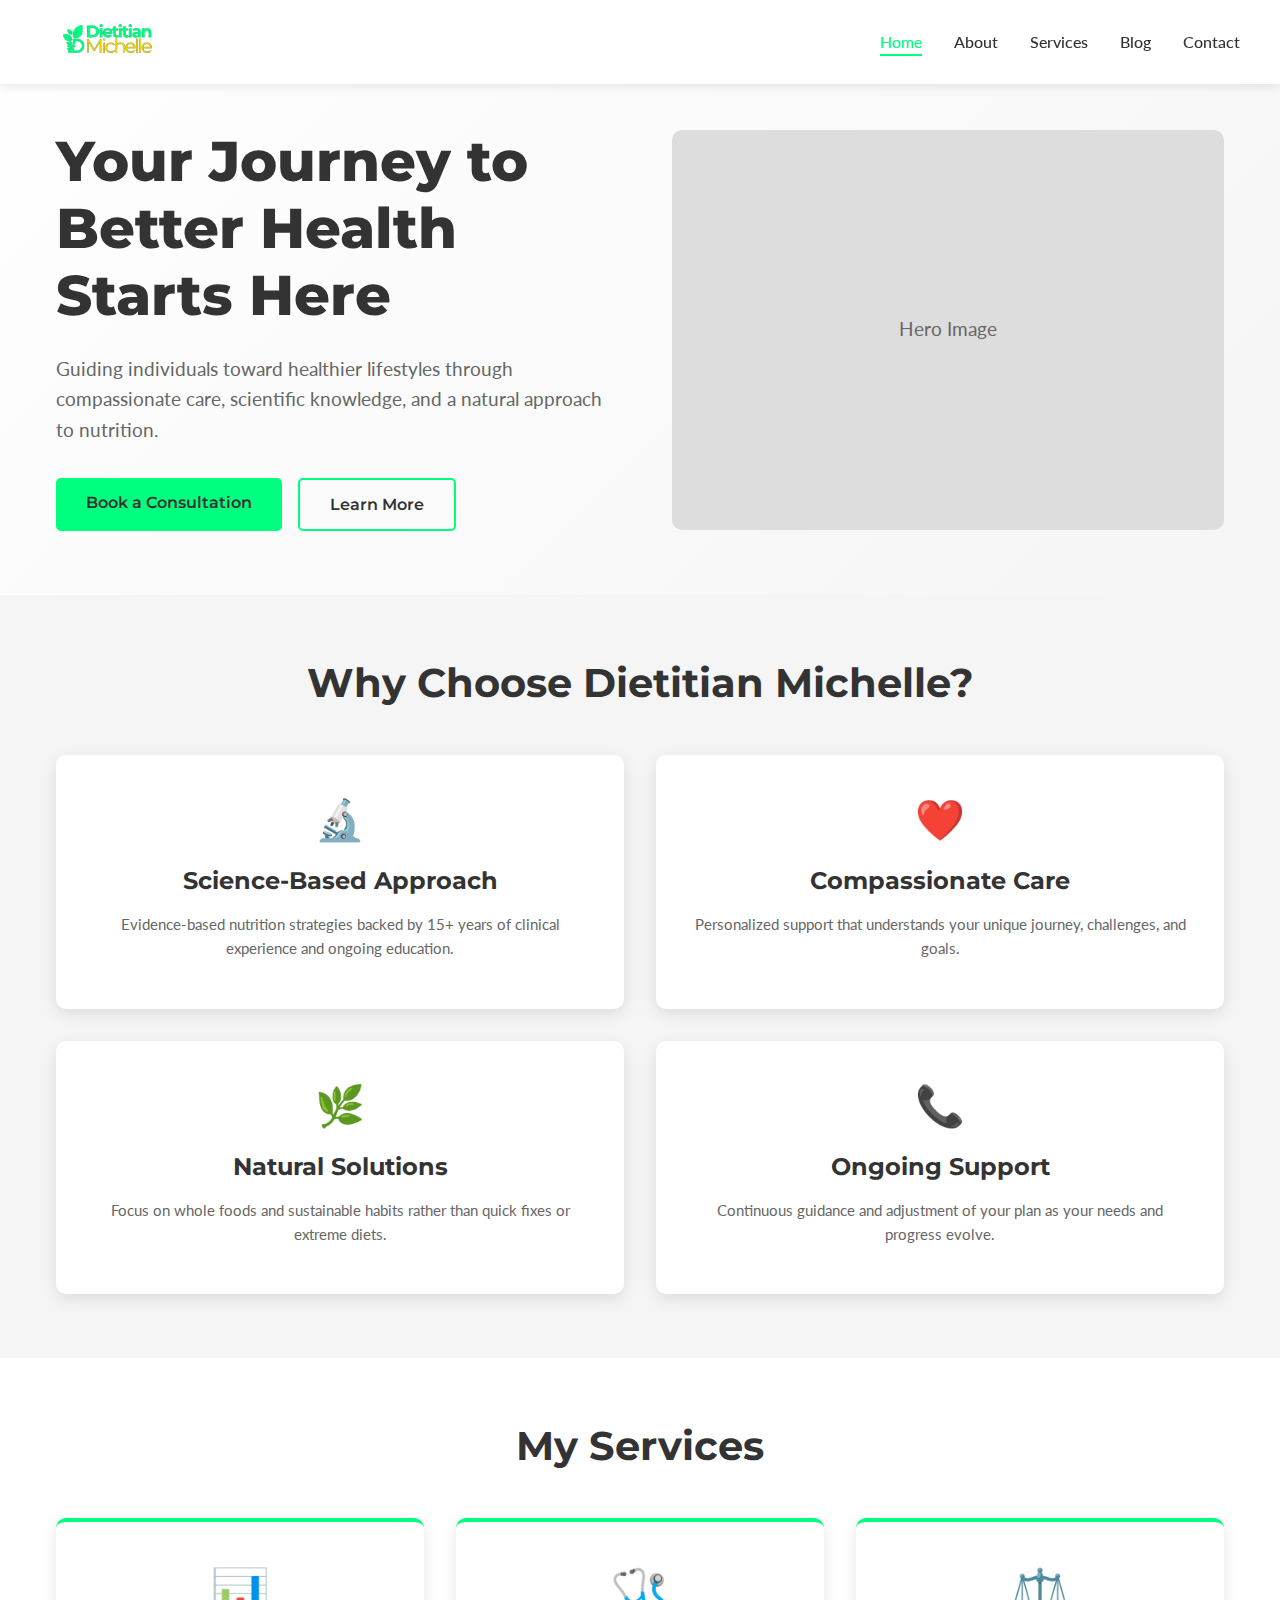
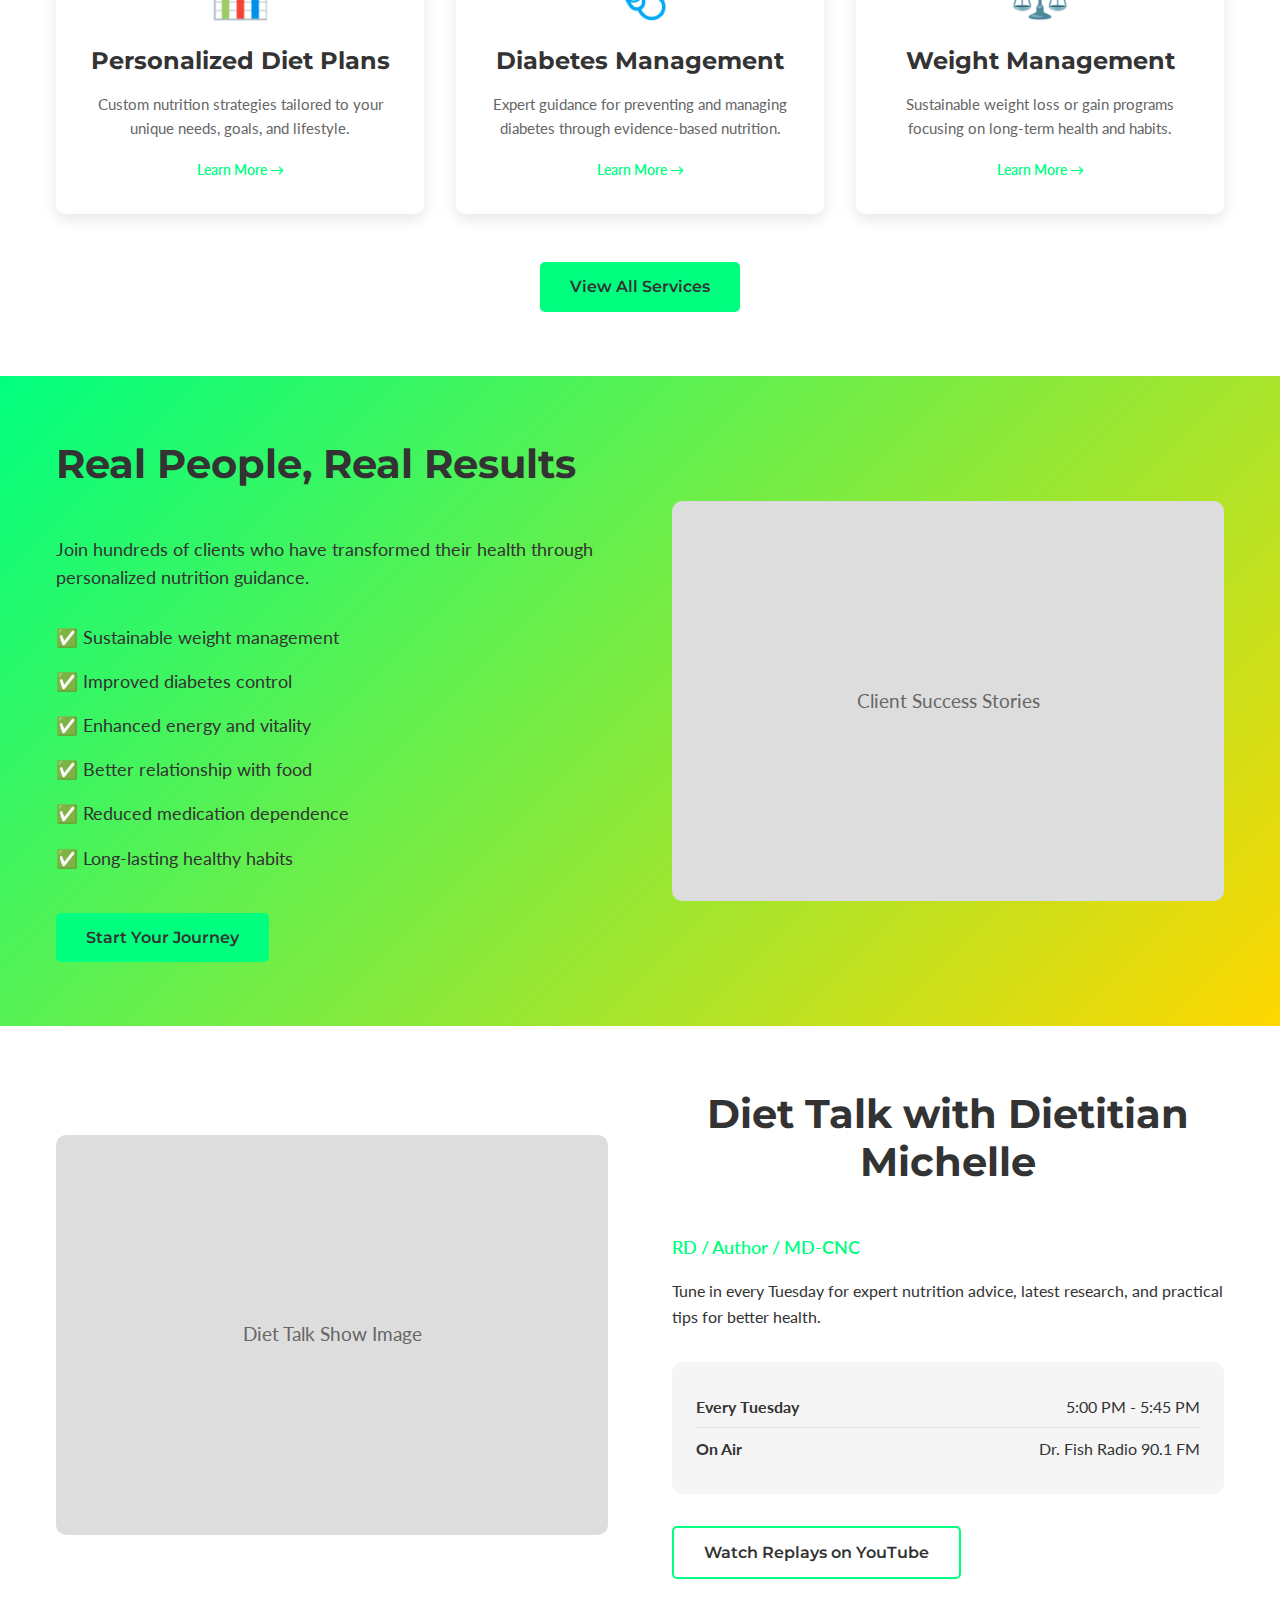
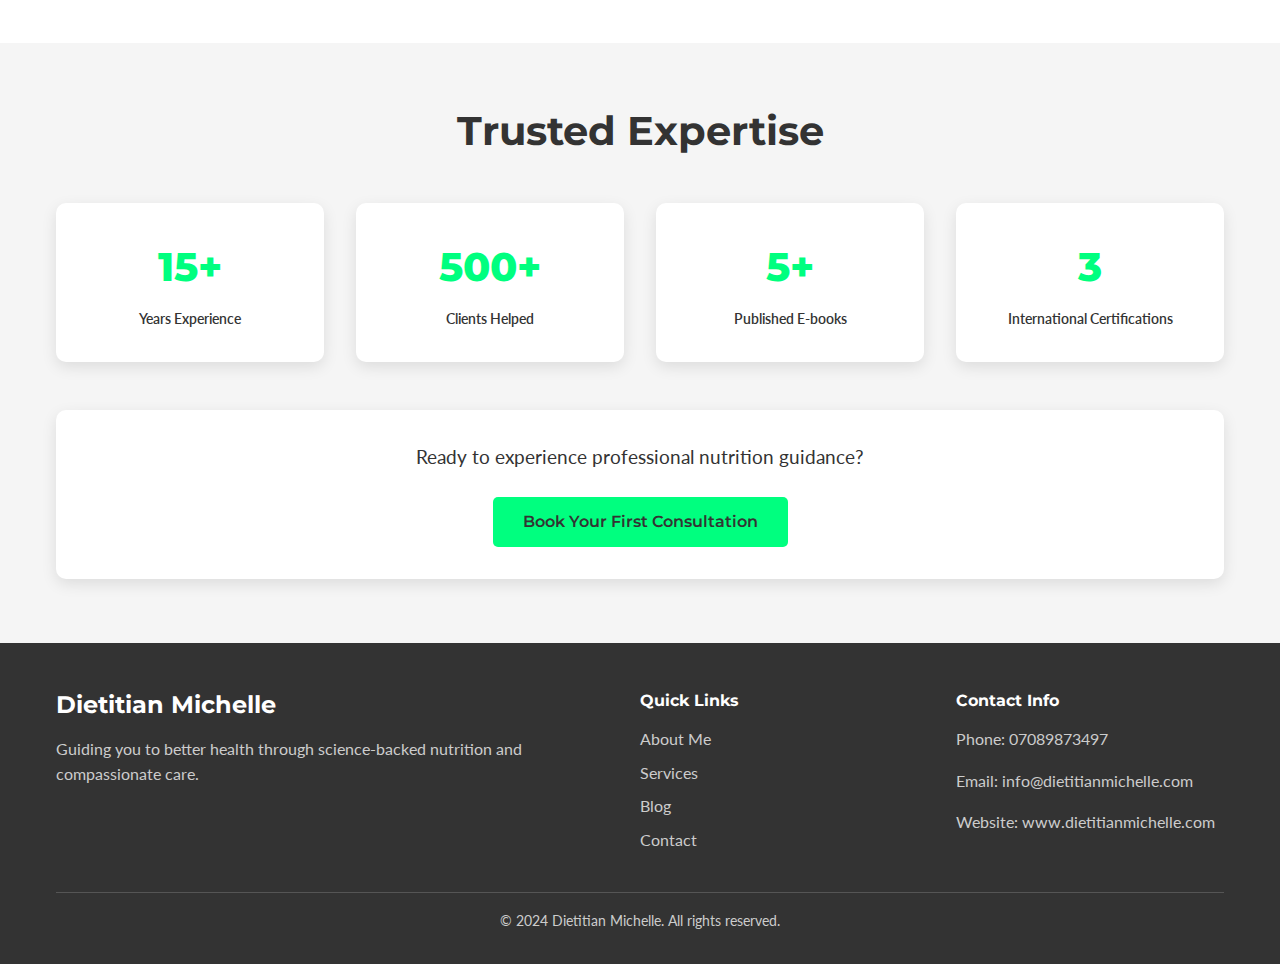
<file: index.html>
<!DOCTYPE html>
<html lang="en">
<head>
    <meta charset="UTF-8">
    <meta name="viewport" content="width=device-width, initial-scale=1.0">
    <title>Dietitian Michelle - Registered Dietitian & Nutrition Expert</title>
    <meta name="description" content="Guiding individuals toward healthier lifestyles through compassionate care, scientific knowledge, and a natural approach to nutrition.">
    <link rel="stylesheet" href="css/style.css">
    <!-- Google Fonts -->
    <link rel="preconnect" href="https://fonts.googleapis.com">
    <link rel="preconnect" href="https://fonts.gstatic.com" crossorigin>
    <link href="https://fonts.googleapis.com/css2?family=Lato:ital,wght@0,400;0,700;1,400&family=Montserrat:wght@700;800&display=swap" rel="stylesheet">
</head>
<body>
    <!-- Header & Navigation -->
    <header class="header">
        <nav class="nav container">
                <div class="logo">
                    <a href="index.html" class="logo-link">
                    <img src="/images/logo.png" alt="Dietitian Michelle - Registered Dietitian and Nutrition Expert" 
                    class="logo-img">
                    </a>
                </div>
            
            <ul class="nav-menu">
                <li><a href="index.html" class="nav-link active">Home</a></li>
                <li><a href="about.html" class="nav-link">About</a></li>
                <li><a href="services.html" class="nav-link">Services</a></li>
                <li><a href="blog.html" class="nav-link">Blog</a></li>
                <li><a href="contact.html" class="nav-link">Contact</a></li>
            </ul>

            <div class="hamburger">
                <span></span>
                <span></span>
                <span></span>
            </div>
        </nav>
    </header>

    <main>
        <!-- Hero Section -->
        <section class="hero">
            <div class="container hero-content">
                <div class="hero-text">
                    <h1>Your Journey to Better Health Starts Here</h1>
                    <p>Guiding individuals toward healthier lifestyles through compassionate care, scientific knowledge, and a natural approach to nutrition.</p>
                    <div class="hero-buttons">
                        <a href="contact.html" class="btn btn-primary">Book a Consultation</a>
                        <a href="services.html" class="btn btn-secondary">Learn More</a>
                    </div>
                </div>
                <div class="hero-image">
                    <!-- Placeholder for hero image -->
                    <div class="image-placeholder">Hero Image</div>
                </div>
            </div>
        </section>

        <!-- Why Choose Me Section -->
        <section class="why-choose">
            <div class="container">
                <h2>Why Choose Dietitian Michelle?</h2>
                <div class="reasons-grid">
                    <div class="reason-card">
                        <div class="reason-icon">🔬</div>
                        <h3>Science-Based Approach</h3>
                        <p>Evidence-based nutrition strategies backed by 15+ years of clinical experience and ongoing education.</p>
                    </div>
                    <div class="reason-card">
                        <div class="reason-icon">❤️</div>
                        <h3>Compassionate Care</h3>
                        <p>Personalized support that understands your unique journey, challenges, and goals.</p>
                    </div>
                    <div class="reason-card">
                        <div class="reason-icon">🌿</div>
                        <h3>Natural Solutions</h3>
                        <p>Focus on whole foods and sustainable habits rather than quick fixes or extreme diets.</p>
                    </div>
                    <div class="reason-card">
                        <div class="reason-icon">📞</div>
                        <h3>Ongoing Support</h3>
                        <p>Continuous guidance and adjustment of your plan as your needs and progress evolve.</p>
                    </div>
                </div>
            </div>
        </section>

        <!-- Services Preview Section -->
        <section class="services-preview">
            <div class="container">
                <h2>My Services</h2>
                <div class="services-grid">
                    <div class="service-card">
                        <div class="service-icon">📊</div>
                        <h3>Personalized Diet Plans</h3>
                        <p>Custom nutrition strategies tailored to your unique needs, goals, and lifestyle.</p>
                        <a href="services.html#diet-plans" class="service-link">Learn More →</a>
                    </div>
                    <div class="service-card">
                        <div class="service-icon">🩺</div>
                        <h3>Diabetes Management</h3>
                        <p>Expert guidance for preventing and managing diabetes through evidence-based nutrition.</p>
                        <a href="services.html#diabetes" class="service-link">Learn More →</a>
                    </div>
                    <div class="service-card">
                        <div class="service-icon">⚖️</div>
                        <h3>Weight Management</h3>
                        <p>Sustainable weight loss or gain programs focusing on long-term health and habits.</p>
                        <a href="services.html#weight" class="service-link">Learn More →</a>
                    </div>
                </div>
                <div class="services-cta">
                    <a href="services.html" class="btn btn-primary">View All Services</a>
                </div>
            </div>
        </section>

        <!-- Results Preview Section -->
        <section class="results-preview">
            <div class="container">
                <div class="results-content">
                    <div class="results-text">
                        <h2>Real People, Real Results</h2>
                        <p>Join hundreds of clients who have transformed their health through personalized nutrition guidance.</p>
                        <ul class="results-list">
                            <li>✅ Sustainable weight management</li>
                            <li>✅ Improved diabetes control</li>
                            <li>✅ Enhanced energy and vitality</li>
                            <li>✅ Better relationship with food</li>
                            <li>✅ Reduced medication dependence</li>
                            <li>✅ Long-lasting healthy habits</li>
                        </ul>
                        <a href="contact.html" class="btn btn-primary">Start Your Journey</a>
                    </div>
                    <div class="results-image">
                        <div class="image-placeholder">Client Success Stories</div>
                    </div>
                </div>
            </div>
        </section>

        <!-- Diet Talk Section -->
        <section class="diet-talk">
            <div class="container">
                <div class="diet-talk-content">
                    <div class="diet-talk-image">
                        <div class="image-placeholder">Diet Talk Show Image</div>
                    </div>
                    <div class="diet-talk-text">
                        <h2>Diet Talk with Dietitian Michelle</h2>
                        <p class="talk-subtitle">RD / Author / MD-CNC</p>
                        <p>Tune in every Tuesday for expert nutrition advice, latest research, and practical tips for better health.</p>
                        <div class="talk-schedule">
                            <div class="schedule-item">
                                <strong>Every Tuesday</strong>
                                <span>5:00 PM - 5:45 PM</span>
                            </div>
                            <div class="schedule-item">
                                <strong>On Air</strong>
                                <span>Dr. Fish Radio 90.1 FM</span>
                            </div>
                        </div>
                        <div class="talk-cta">
                            <a href="https://youtube.com/dietitianmichelle" class="btn btn-secondary" target="_blank">Watch Replays on YouTube</a>
                        </div>
                    </div>
                </div>
            </div>
        </section>

        <!-- Credentials Preview -->
        <section class="credentials-preview">
            <div class="container">
                <h2>Trusted Expertise</h2>
                <div class="credentials-grid">
                    <div class="credential-item">
                        <div class="credential-number">15+</div>
                        <div class="credential-label">Years Experience</div>
                    </div>
                    <div class="credential-item">
                        <div class="credential-number">500+</div>
                        <div class="credential-label">Clients Helped</div>
                    </div>
                    <div class="credential-item">
                        <div class="credential-number">5+</div>
                        <div class="credential-label">Published E-books</div>
                    </div>
                    <div class="credential-item">
                        <div class="credential-number">3</div>
                        <div class="credential-label">International Certifications</div>
                    </div>
                </div>
                <div class="credentials-cta">
                    <p>Ready to experience professional nutrition guidance?</p>
                    <a href="contact.html" class="btn btn-primary">Book Your First Consultation</a>
                </div>
            </div>
        </section>
    </main>

    <!-- Footer -->
    <footer class="footer">
        <div class="container">
            <div class="footer-content">
                <div class="footer-section">
                    <h3>Dietitian Michelle</h3>
                    <p>Guiding you to better health through science-backed nutrition and compassionate care.</p>
                </div>
                <div class="footer-section">
                    <h4>Quick Links</h4>
                    <ul>
                        <li><a href="about.html">About Me</a></li>
                        <li><a href="services.html">Services</a></li>
                        <li><a href="blog.html">Blog</a></li>
                        <li><a href="contact.html">Contact</a></li>
                    </ul>
                </div>
                <div class="footer-section">
                    <h4>Contact Info</h4>
                    <p>Phone: 07089873497</p>
                    <p>Email: info@dietitianmichelle.com</p>
                    <p>Website: www.dietitianmichelle.com</p>
                </div>
            </div>
            <div class="footer-bottom">
                <p>&copy; 2024 Dietitian Michelle. All rights reserved.</p>
            </div>
        </div>
    </footer>

    <script src="js/script.js"></script>
</body>
</html>
</file>
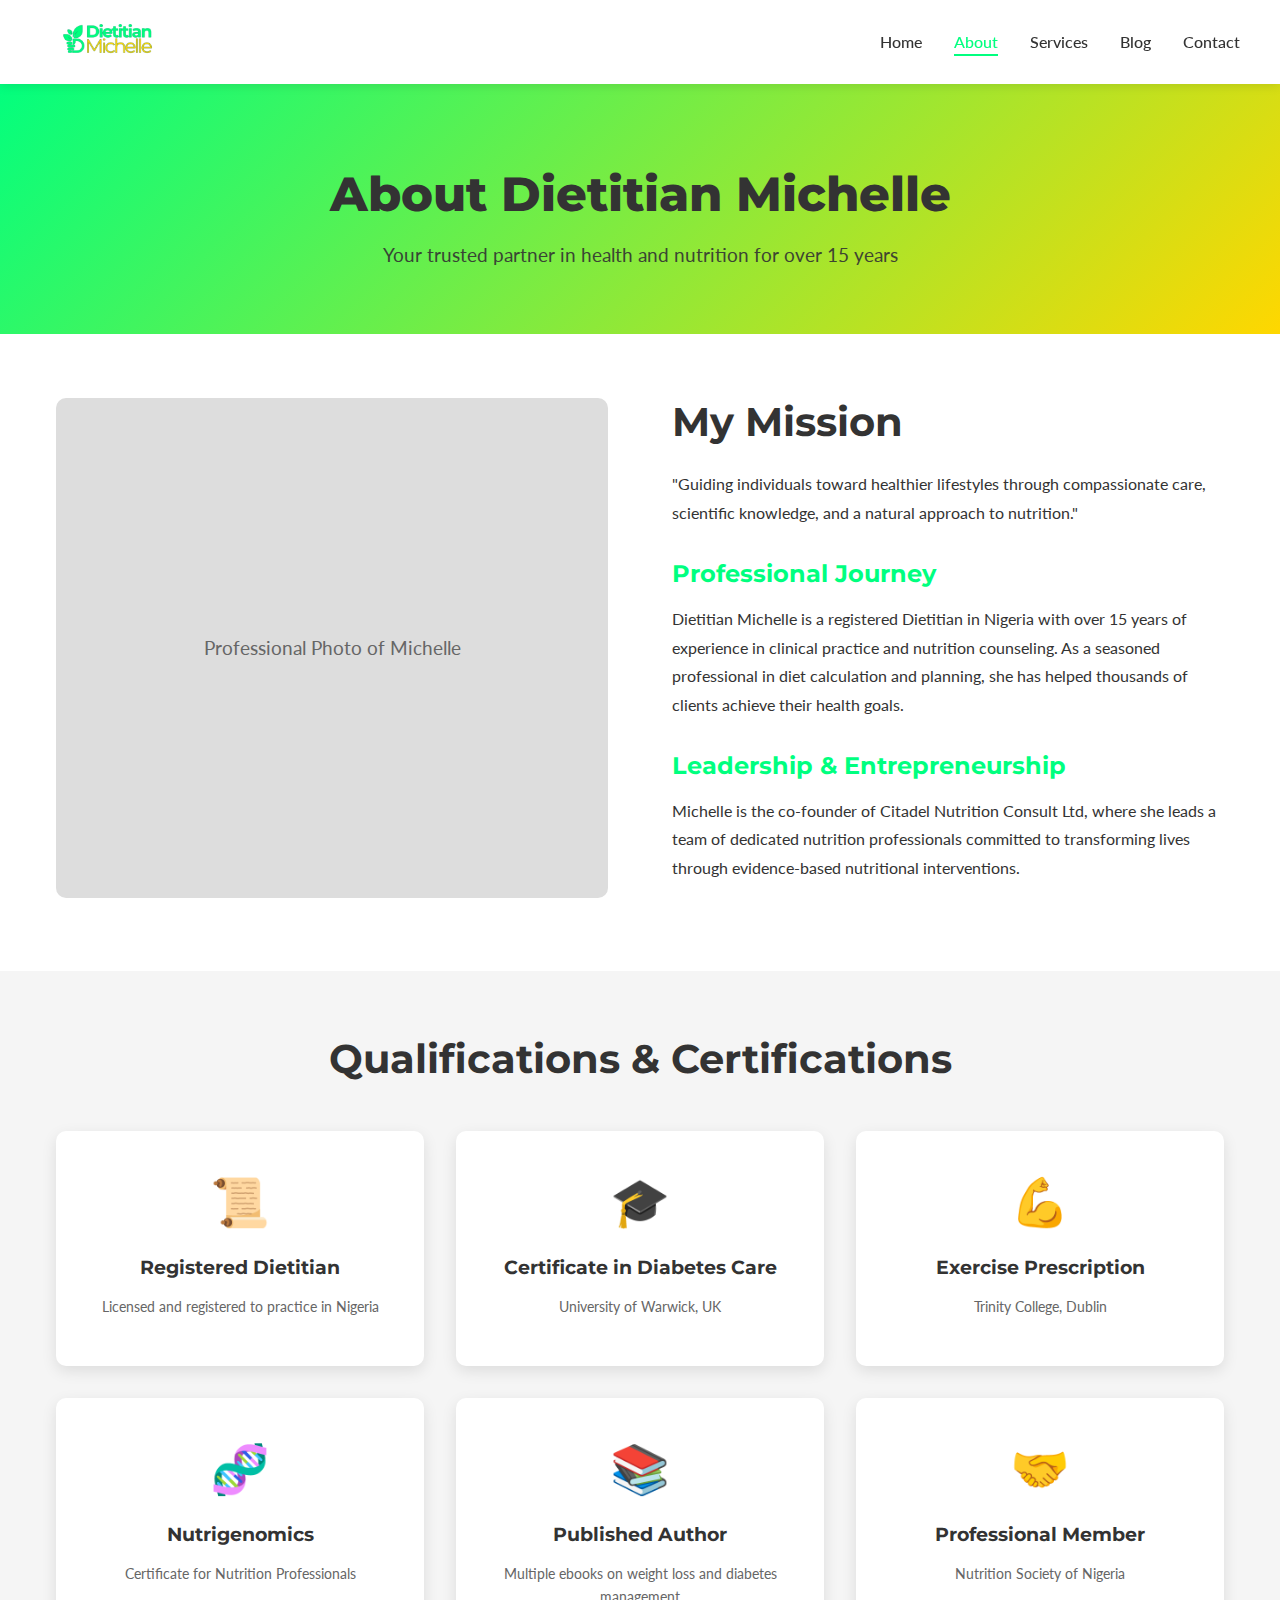
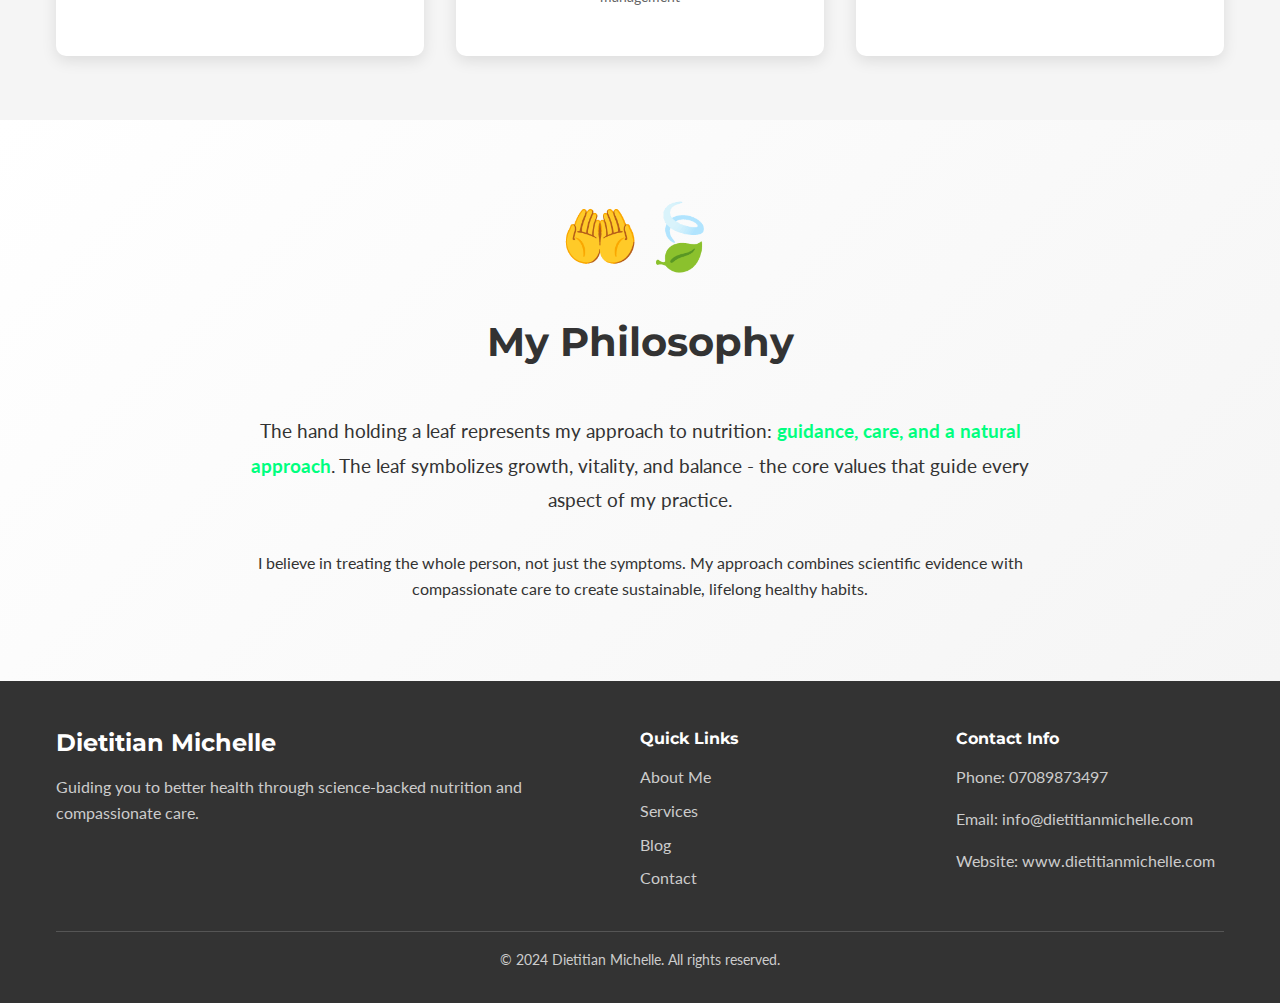
<file: about.html>
<!DOCTYPE html>
<html lang="en">
<head>
    <meta charset="UTF-8">
    <meta name="viewport" content="width=device-width, initial-scale=1.0">
    <title>About - Dietitian Michelle | Registered Dietitian & Nutrition Expert</title>
    <meta name="description" content="Learn about Dietitian Michelle's 15+ years of experience, qualifications, and her natural approach to nutrition and health.">
    <link rel="stylesheet" href="css/style.css">
    <link rel="preconnect" href="https://fonts.googleapis.com">
    <link rel="preconnect" href="https://fonts.gstatic.com" crossorigin>
    <link href="https://fonts.googleapis.com/css2?family=Lato:ital,wght@0,400;0,700;1,400&family=Montserrat:wght@700;800&display=swap" rel="stylesheet">
</head>
<body>
    <!-- Header & Navigation -->
    <header class="header">
        <nav class="nav container">
            <div class="logo">
                    <a href="index.html" class="logo-link">
                    <img src="/images/logo.png" alt="Dietitian Michelle - Registered Dietitian and Nutrition Expert" 
                    class="logo-img">
                    </a>
                </div>
            
            <ul class="nav-menu">
                <li><a href="index.html" class="nav-link">Home</a></li>
                <li><a href="about.html" class="nav-link active">About</a></li>
                <li><a href="services.html" class="nav-link">Services</a></li>
                <li><a href="blog.html" class="nav-link">Blog</a></li>
                <li><a href="contact.html" class="nav-link">Contact</a></li>
            </ul>

            <div class="hamburger">
                <span></span>
                <span></span>
                <span></span>
            </div>
        </nav>
    </header>

    <main>
        <!-- Page Header -->
        <section class="page-header">
            <div class="container">
                <h1>About Dietitian Michelle</h1>
                <p>Your trusted partner in health and nutrition for over 15 years</p>
            </div>
        </section>

        <!-- About Content -->
        <section class="about-content">
            <div class="container">
                <div class="about-grid">
                    <div class="about-image">
                        <div class="image-placeholder" style="height: 500px;">Professional Photo of Michelle</div>
                    </div>
                    <div class="about-text">
                        <h2>My Mission</h2>
                        <p>"Guiding individuals toward healthier lifestyles through compassionate care, scientific knowledge, and a natural approach to nutrition."</p>
                        
                        <h3>Professional Journey</h3>
                        <p>Dietitian Michelle is a registered Dietitian in Nigeria with over 15 years of experience in clinical practice and nutrition counseling. As a seasoned professional in diet calculation and planning, she has helped thousands of clients achieve their health goals.</p>
                        
                        <h3>Leadership & Entrepreneurship</h3>
                        <p>Michelle is the co-founder of Citadel Nutrition Consult Ltd, where she leads a team of dedicated nutrition professionals committed to transforming lives through evidence-based nutritional interventions.</p>
                    </div>
                </div>
            </div>
        </section>

        <!-- Qualifications Section -->
        <section class="qualifications">
            <div class="container">
                <h2>Qualifications & Certifications</h2>
                <div class="qualifications-grid">
                    <div class="qualification-card">
                        <div class="qual-icon">📜</div>
                        <h3>Registered Dietitian</h3>
                        <p>Licensed and registered to practice in Nigeria</p>
                    </div>
                    <div class="qualification-card">
                        <div class="qual-icon">🎓</div>
                        <h3>Certificate in Diabetes Care</h3>
                        <p>University of Warwick, UK</p>
                    </div>
                    <div class="qualification-card">
                        <div class="qual-icon">💪</div>
                        <h3>Exercise Prescription</h3>
                        <p>Trinity College, Dublin</p>
                    </div>
                    <div class="qualification-card">
                        <div class="qual-icon">🧬</div>
                        <h3>Nutrigenomics</h3>
                        <p>Certificate for Nutrition Professionals</p>
                    </div>
                    <div class="qualification-card">
                        <div class="qual-icon">📚</div>
                        <h3>Published Author</h3>
                        <p>Multiple ebooks on weight loss and diabetes management</p>
                    </div>
                    <div class="qualification-card">
                        <div class="qual-icon">🤝</div>
                        <h3>Professional Member</h3>
                        <p>Nutrition Society of Nigeria</p>
                    </div>
                </div>
            </div>
        </section>

        <!-- Philosophy Section -->
        <section class="philosophy">
            <div class="container">
                <div class="philosophy-content">
                    <div class="philosophy-icon">
                        <div class="hand-leaf-icon">🤲🍃</div>
                    </div>
                    <h2>My Philosophy</h2>
                    <p class="philosophy-text">The hand holding a leaf represents my approach to nutrition: <strong>guidance, care, and a natural approach</strong>. The leaf symbolizes growth, vitality, and balance - the core values that guide every aspect of my practice.</p>
                    <p>I believe in treating the whole person, not just the symptoms. My approach combines scientific evidence with compassionate care to create sustainable, lifelong healthy habits.</p>
                </div>
            </div>
        </section>
    </main>

    <!-- Footer -->
    <footer class="footer">
        <div class="container">
            <div class="footer-content">
                <div class="footer-section">
                    <h3>Dietitian Michelle</h3>
                    <p>Guiding you to better health through science-backed nutrition and compassionate care.</p>
                </div>
                <div class="footer-section">
                    <h4>Quick Links</h4>
                    <ul>
                        <li><a href="about.html">About Me</a></li>
                        <li><a href="services.html">Services</a></li>
                        <li><a href="blog.html">Blog</a></li>
                        <li><a href="contact.html">Contact</a></li>
                    </ul>
                </div>
                <div class="footer-section">
                    <h4>Contact Info</h4>
                    <p>Phone: 07089873497</p>
                    <p>Email: info@dietitianmichelle.com</p>
                    <p>Website: www.dietitianmichelle.com</p>
                </div>
            </div>
            <div class="footer-bottom">
                <p>&copy; 2024 Dietitian Michelle. All rights reserved.</p>
            </div>
        </div>
    </footer>

    <script src="js/script.js"></script>
</body>
</html>
</file>
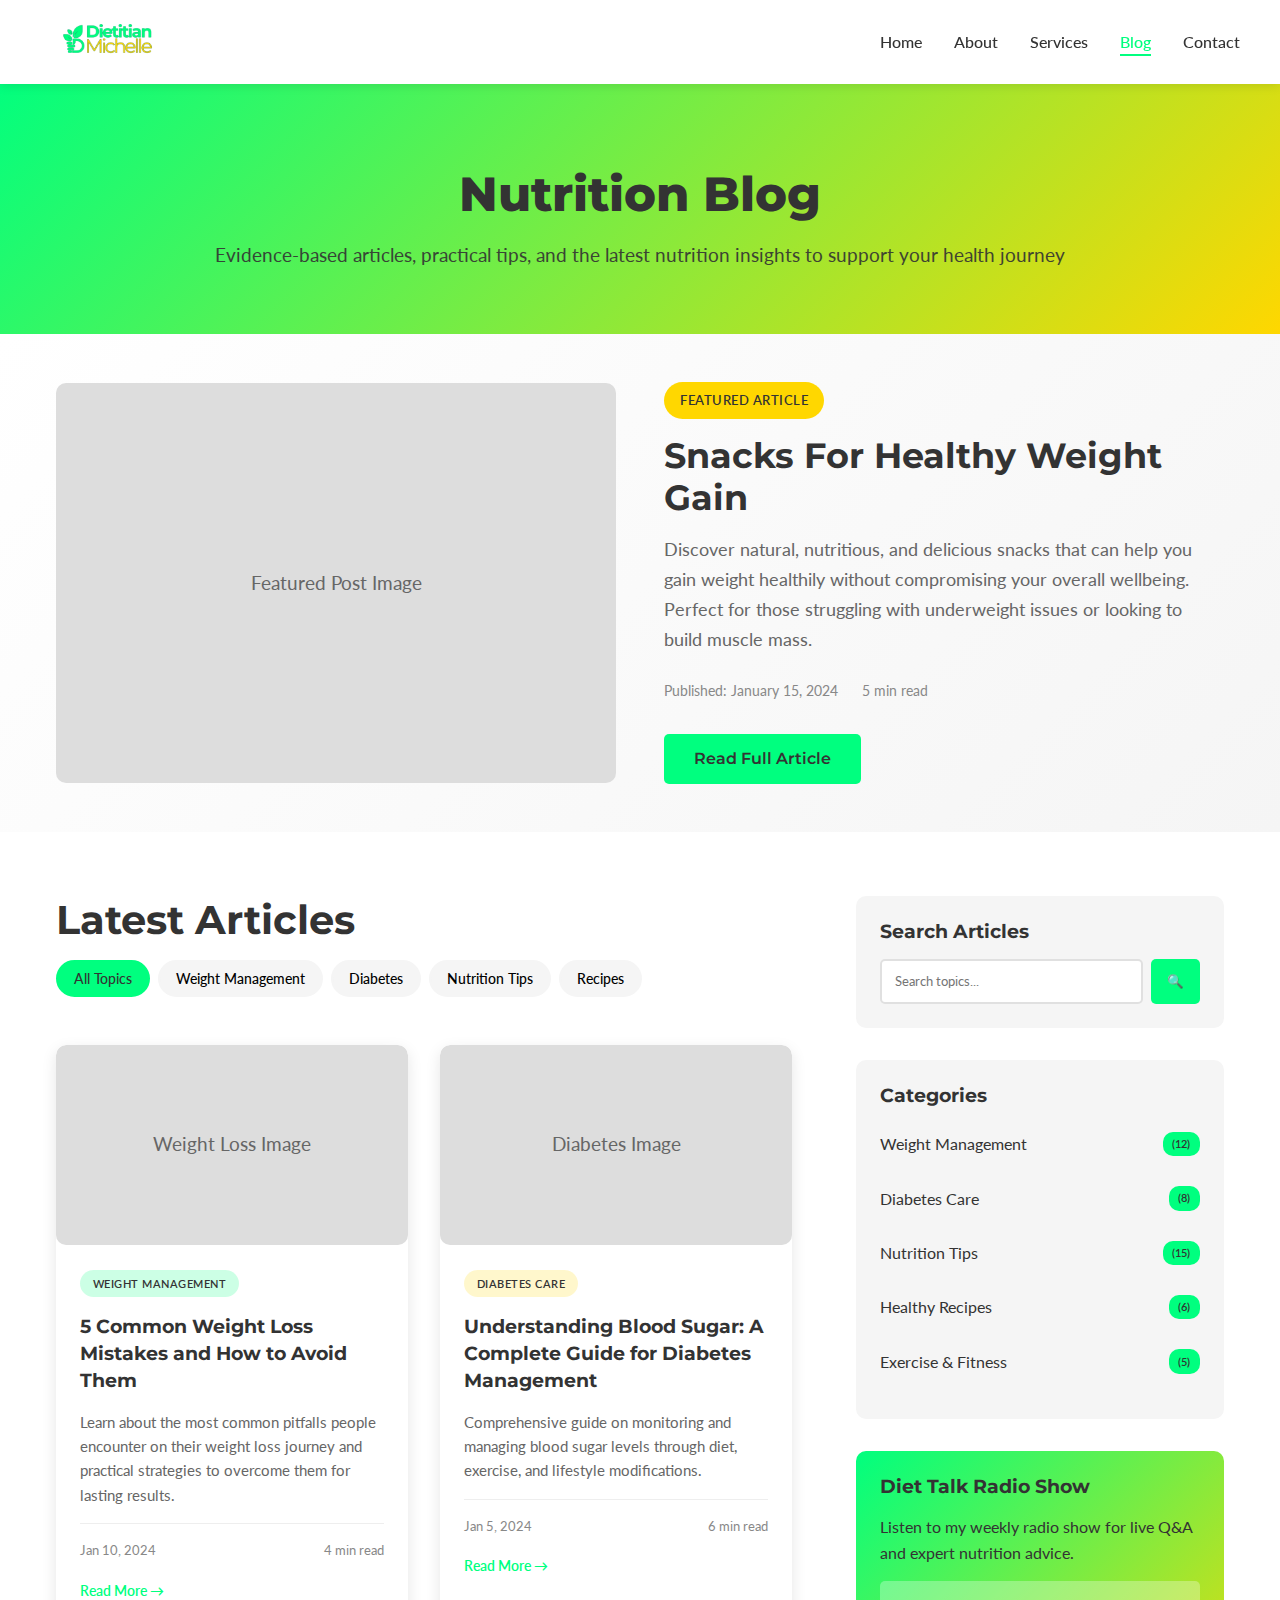
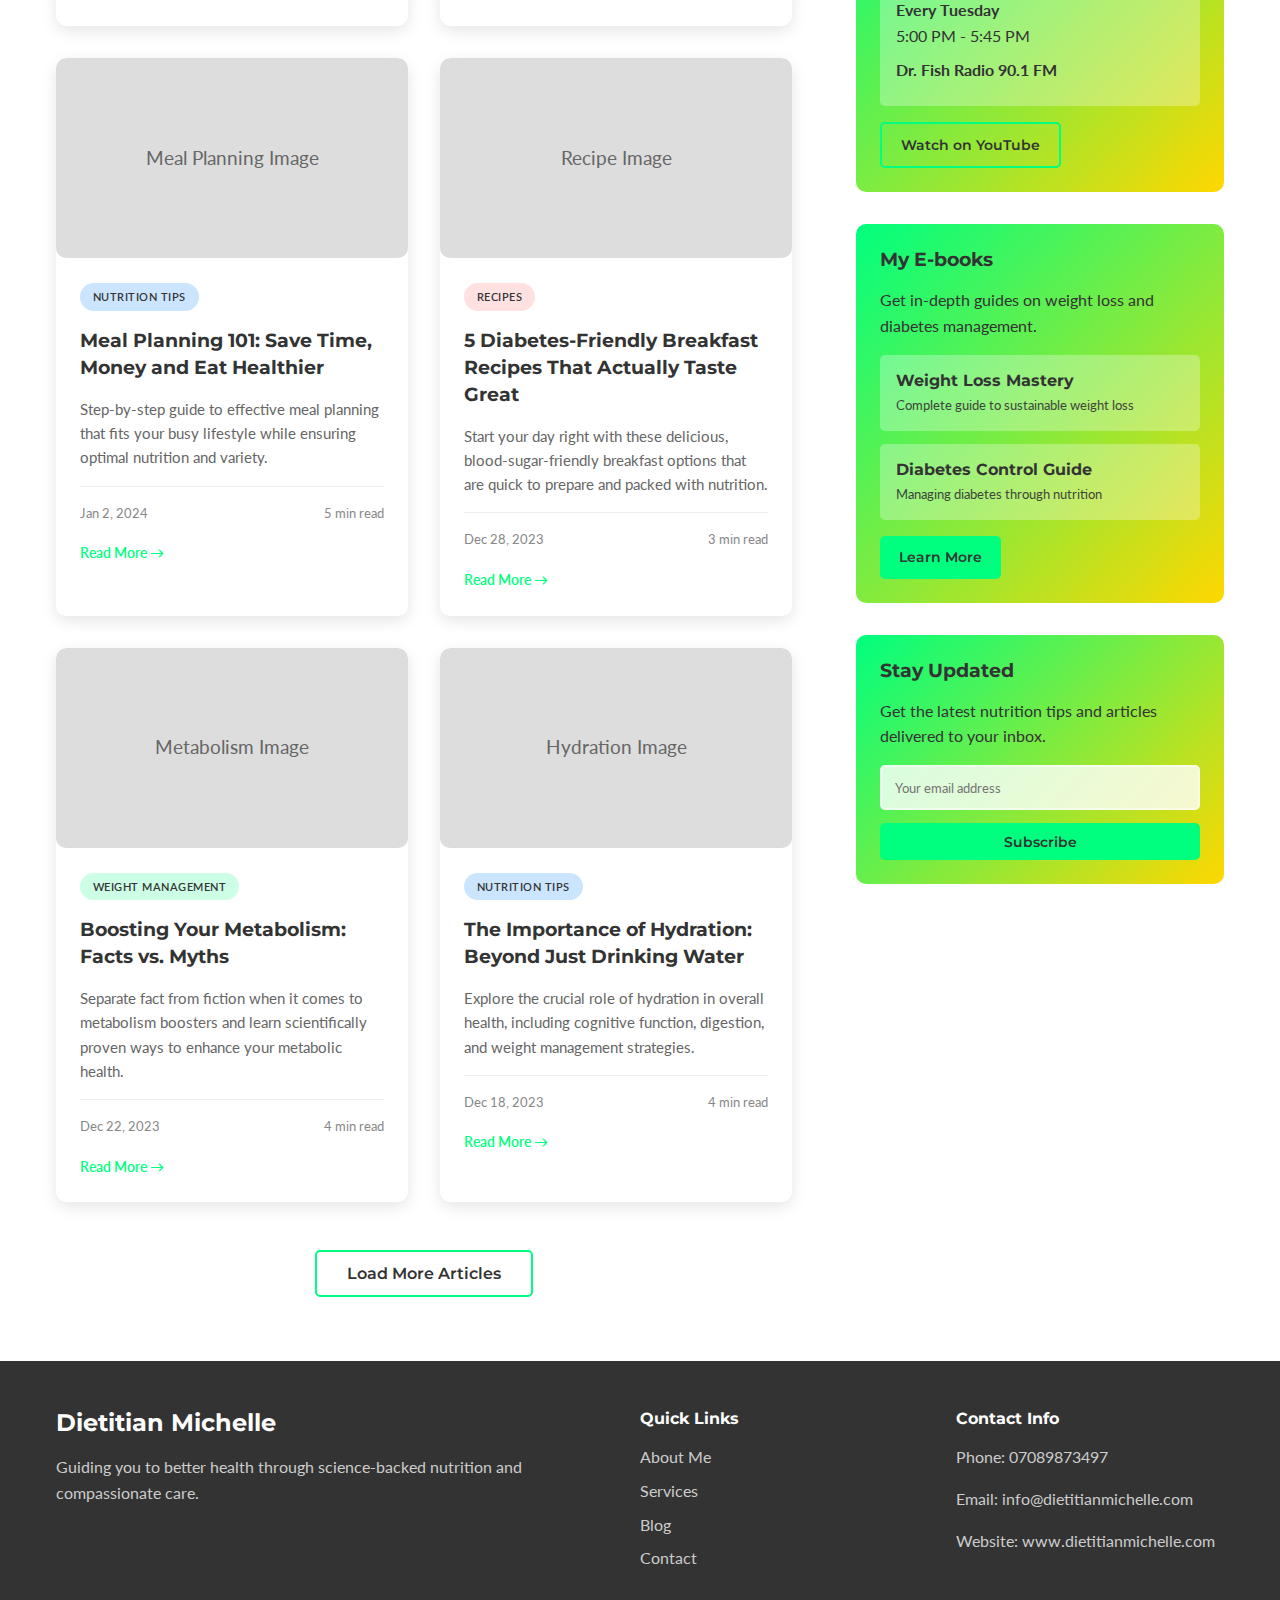
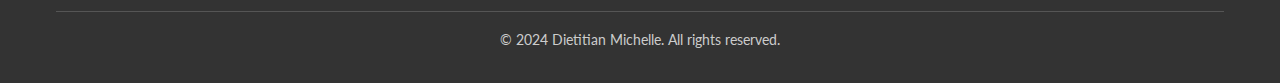
<file: blog.html>
<!DOCTYPE html>
<html lang="en">
<head>
    <meta charset="UTF-8">
    <meta name="viewport" content="width=device-width, initial-scale=1.0">
    <title>Blog - Dietitian Michelle | Nutrition Tips & Health Advice</title>
    <meta name="description" content="Expert nutrition articles, weight loss tips, diabetes management advice, and healthy recipes from Registered Dietitian Michelle.">
    <link rel="stylesheet" href="css/style.css">
    <link rel="preconnect" href="https://fonts.googleapis.com">
    <link rel="preconnect" href="https://fonts.gstatic.com" crossorigin>
    <link href="https://fonts.googleapis.com/css2?family=Lato:ital,wght@0,400;0,700;1,400&family=Montserrat:wght@700;800&display=swap" rel="stylesheet">
</head>
<body>
    <!-- Header & Navigation -->
    <header class="header">
        <nav class="nav container">
                <div class="logo">
                    <a href="index.html" class="logo-link">
                    <img src="/images/logo.png" alt="Dietitian Michelle - Registered Dietitian and Nutrition Expert" 
                    class="logo-img">
                    </a>
                </div>
            
            <ul class="nav-menu">
                <li><a href="index.html" class="nav-link">Home</a></li>
                <li><a href="about.html" class="nav-link">About</a></li>
                <li><a href="services.html" class="nav-link">Services</a></li>
                <li><a href="blog.html" class="nav-link active">Blog</a></li>
                <li><a href="contact.html" class="nav-link">Contact</a></li>
            </ul>

            <div class="hamburger">
                <span></span>
                <span></span>
                <span></span>
            </div>
        </nav>
    </header>

    <main>
        <!-- Page Header -->
        <section class="page-header">
            <div class="container">
                <h1>Nutrition Blog</h1>
                <p>Evidence-based articles, practical tips, and the latest nutrition insights to support your health journey</p>
            </div>
        </section>

        <!-- Featured Post -->
        <section class="featured-post">
            <div class="container">
                <div class="featured-content">
                    <div class="featured-image">
                        <div class="image-placeholder" style="height: 400px;">Featured Post Image</div>
                    </div>
                    <div class="featured-text">
                        <span class="featured-badge">Featured Article</span>
                        <h2>Snacks For Healthy Weight Gain</h2>
                        <p class="post-excerpt">Discover natural, nutritious, and delicious snacks that can help you gain weight healthily without compromising your overall wellbeing. Perfect for those struggling with underweight issues or looking to build muscle mass.</p>
                        <div class="post-meta">
                            <span class="post-date">Published: January 15, 2024</span>
                            <span class="read-time">5 min read</span>
                        </div>
                        <a href="blog-posts/snacks-weight-gain.html" class="btn btn-primary">Read Full Article</a>
                    </div>
                </div>
            </div>
        </section>

        <!-- Blog Content -->
        <section class="blog-content">
            <div class="container">
                <div class="blog-layout">
                    <!-- Main Blog Posts -->
                    <div class="blog-main">
                        <div class="blog-header">
                            <h2>Latest Articles</h2>
                            <div class="blog-filters">
                                <button class="filter-btn active" data-filter="all">All Topics</button>
                                <button class="filter-btn" data-filter="weight-management">Weight Management</button>
                                <button class="filter-btn" data-filter="diabetes">Diabetes</button>
                                <button class="filter-btn" data-filter="nutrition-tips">Nutrition Tips</button>
                                <button class="filter-btn" data-filter="recipes">Recipes</button>
                            </div>
                        </div>

                        <div class="blog-grid">
                            <!-- Article 1 -->
                            <article class="blog-card" data-category="weight-management">
                                <div class="card-image">
                                    <div class="image-placeholder" style="height: 200px;">Weight Loss Image</div>
                                </div>
                                <div class="card-content">
                                    <span class="category-tag weight-management">Weight Management</span>
                                    <h3>5 Common Weight Loss Mistakes and How to Avoid Them</h3>
                                    <p class="card-excerpt">Learn about the most common pitfalls people encounter on their weight loss journey and practical strategies to overcome them for lasting results.</p>
                                    <div class="card-meta">
                                        <span class="post-date">Jan 10, 2024</span>
                                        <span class="read-time">4 min read</span>
                                    </div>
                                    <a href="blog-posts/weight-loss-mistakes.html" class="card-link">Read More →</a>
                                </div>
                            </article>

                            <!-- Article 2 -->
                            <article class="blog-card" data-category="diabetes">
                                <div class="card-image">
                                    <div class="image-placeholder" style="height: 200px;">Diabetes Image</div>
                                </div>
                                <div class="card-content">
                                    <span class="category-tag diabetes">Diabetes Care</span>
                                    <h3>Understanding Blood Sugar: A Complete Guide for Diabetes Management</h3>
                                    <p class="card-excerpt">Comprehensive guide on monitoring and managing blood sugar levels through diet, exercise, and lifestyle modifications.</p>
                                    <div class="card-meta">
                                        <span class="post-date">Jan 5, 2024</span>
                                        <span class="read-time">6 min read</span>
                                    </div>
                                    <a href="blog-posts/blood-sugar-guide.html" class="card-link">Read More →</a>
                                </div>
                            </article>

                            <!-- Article 3 -->
                            <article class="blog-card" data-category="nutrition-tips">
                                <div class="card-image">
                                    <div class="image-placeholder" style="height: 200px;">Meal Planning Image</div>
                                </div>
                                <div class="card-content">
                                    <span class="category-tag nutrition-tips">Nutrition Tips</span>
                                    <h3>Meal Planning 101: Save Time, Money and Eat Healthier</h3>
                                    <p class="card-excerpt">Step-by-step guide to effective meal planning that fits your busy lifestyle while ensuring optimal nutrition and variety.</p>
                                    <div class="card-meta">
                                        <span class="post-date">Jan 2, 2024</span>
                                        <span class="read-time">5 min read</span>
                                    </div>
                                    <a href="blog-posts/meal-planning-guide.html" class="card-link">Read More →</a>
                                </div>
                            </article>

                            <!-- Article 4 -->
                            <article class="blog-card" data-category="recipes">
                                <div class="card-image">
                                    <div class="image-placeholder" style="height: 200px;">Recipe Image</div>
                                </div>
                                <div class="card-content">
                                    <span class="category-tag recipes">Recipes</span>
                                    <h3>5 Diabetes-Friendly Breakfast Recipes That Actually Taste Great</h3>
                                    <p class="card-excerpt">Start your day right with these delicious, blood-sugar-friendly breakfast options that are quick to prepare and packed with nutrition.</p>
                                    <div class="card-meta">
                                        <span class="post-date">Dec 28, 2023</span>
                                        <span class="read-time">3 min read</span>
                                    </div>
                                    <a href="blog-posts/diabetes-breakfast-recipes.html" class="card-link">Read More →</a>
                                </div>
                            </article>

                            <!-- Article 5 -->
                            <article class="blog-card" data-category="weight-management">
                                <div class="card-image">
                                    <div class="image-placeholder" style="height: 200px;">Metabolism Image</div>
                                </div>
                                <div class="card-content">
                                    <span class="category-tag weight-management">Weight Management</span>
                                    <h3>Boosting Your Metabolism: Facts vs. Myths</h3>
                                    <p class="card-excerpt">Separate fact from fiction when it comes to metabolism boosters and learn scientifically proven ways to enhance your metabolic health.</p>
                                    <div class="card-meta">
                                        <span class="post-date">Dec 22, 2023</span>
                                        <span class="read-time">4 min read</span>
                                    </div>
                                    <a href="blog-posts/metabolism-facts.html" class="card-link">Read More →</a>
                                </div>
                            </article>

                            <!-- Article 6 -->
                            <article class="blog-card" data-category="nutrition-tips">
                                <div class="card-image">
                                    <div class="image-placeholder" style="height: 200px;">Hydration Image</div>
                                </div>
                                <div class="card-content">
                                    <span class="category-tag nutrition-tips">Nutrition Tips</span>
                                    <h3>The Importance of Hydration: Beyond Just Drinking Water</h3>
                                    <p class="card-excerpt">Explore the crucial role of hydration in overall health, including cognitive function, digestion, and weight management strategies.</p>
                                    <div class="card-meta">
                                        <span class="post-date">Dec 18, 2023</span>
                                        <span class="read-time">4 min read</span>
                                    </div>
                                    <a href="blog-posts/hydration-guide.html" class="card-link">Read More →</a>
                                </div>
                            </article>
                        </div>

                        <!-- Load More Button -->
                        <div class="load-more">
                            <button class="btn btn-secondary" id="loadMore">Load More Articles</button>
                        </div>
                    </div>

                    <!-- Sidebar -->
                    <aside class="blog-sidebar">
                        <!-- Search Box -->
                        <div class="sidebar-widget">
                            <h3>Search Articles</h3>
                            <div class="search-box">
                                <input type="text" placeholder="Search topics..." id="searchInput">
                                <button class="search-btn">🔍</button>
                            </div>
                        </div>

                        <!-- Categories -->
                        <div class="sidebar-widget">
                            <h3>Categories</h3>
                            <ul class="categories-list">
                                <li><a href="#" data-category="weight-management">Weight Management <span class="count">(12)</span></a></li>
                                <li><a href="#" data-category="diabetes">Diabetes Care <span class="count">(8)</span></a></li>
                                <li><a href="#" data-category="nutrition-tips">Nutrition Tips <span class="count">(15)</span></a></li>
                                <li><a href="#" data-category="recipes">Healthy Recipes <span class="count">(6)</span></a></li>
                                <li><a href="#" data-category="exercise">Exercise & Fitness <span class="count">(5)</span></a></li>
                            </ul>
                        </div>

                        <!-- Diet Talk Promo -->
                        <div class="sidebar-widget diet-talk-promo">
                            <h3>Diet Talk Radio Show</h3>
                            <p>Listen to my weekly radio show for live Q&A and expert nutrition advice.</p>
                            <div class="radio-schedule">
                                <p><strong>Every Tuesday</strong><br>5:00 PM - 5:45 PM</p>
                                <p><strong>Dr. Fish Radio 90.1 FM</strong></p>
                            </div>
                            <a href="https://youtube.com/dietitianmichelle" target="_blank" class="btn btn-secondary btn-small">Watch on YouTube</a>
                        </div>

                        <!-- E-books Promo -->
                        <div class="sidebar-widget ebooks-promo">
                            <h3>My E-books</h3>
                            <p>Get in-depth guides on weight loss and diabetes management.</p>
                            <div class="ebooks-list">
                                <div class="ebook-item">
                                    <h4>Weight Loss Mastery</h4>
                                    <p>Complete guide to sustainable weight loss</p>
                                </div>
                                <div class="ebook-item">
                                    <h4>Diabetes Control Guide</h4>
                                    <p>Managing diabetes through nutrition</p>
                                </div>
                            </div>
                            <a href="services.html" class="btn btn-primary btn-small">Learn More</a>
                        </div>

                        <!-- Newsletter -->
                        <div class="sidebar-widget newsletter">
                            <h3>Stay Updated</h3>
                            <p>Get the latest nutrition tips and articles delivered to your inbox.</p>
                            <form class="newsletter-form">
                                <input type="email" placeholder="Your email address" required>
                                <button type="submit" class="btn btn-primary btn-small btn-full">Subscribe</button>
                            </form>
                        </div>
                    </aside>
                </div>
            </div>
        </section>
    </main>

    <!-- Footer -->
    <footer class="footer">
        <div class="container">
            <div class="footer-content">
                <div class="footer-section">
                    <h3>Dietitian Michelle</h3>
                    <p>Guiding you to better health through science-backed nutrition and compassionate care.</p>
                </div>
                <div class="footer-section">
                    <h4>Quick Links</h4>
                    <ul>
                        <li><a href="about.html">About Me</a></li>
                        <li><a href="services.html">Services</a></li>
                        <li><a href="blog.html">Blog</a></li>
                        <li><a href="contact.html">Contact</a></li>
                    </ul>
                </div>
                <div class="footer-section">
                    <h4>Contact Info</h4>
                    <p>Phone: 07089873497</p>
                    <p>Email: info@dietitianmichelle.com</p>
                    <p>Website: www.dietitianmichelle.com</p>
                </div>
            </div>
            <div class="footer-bottom">
                <p>&copy; 2024 Dietitian Michelle. All rights reserved.</p>
            </div>
        </div>
    </footer>

    <script src="js/script.js"></script>
</body>
</html>
</file>
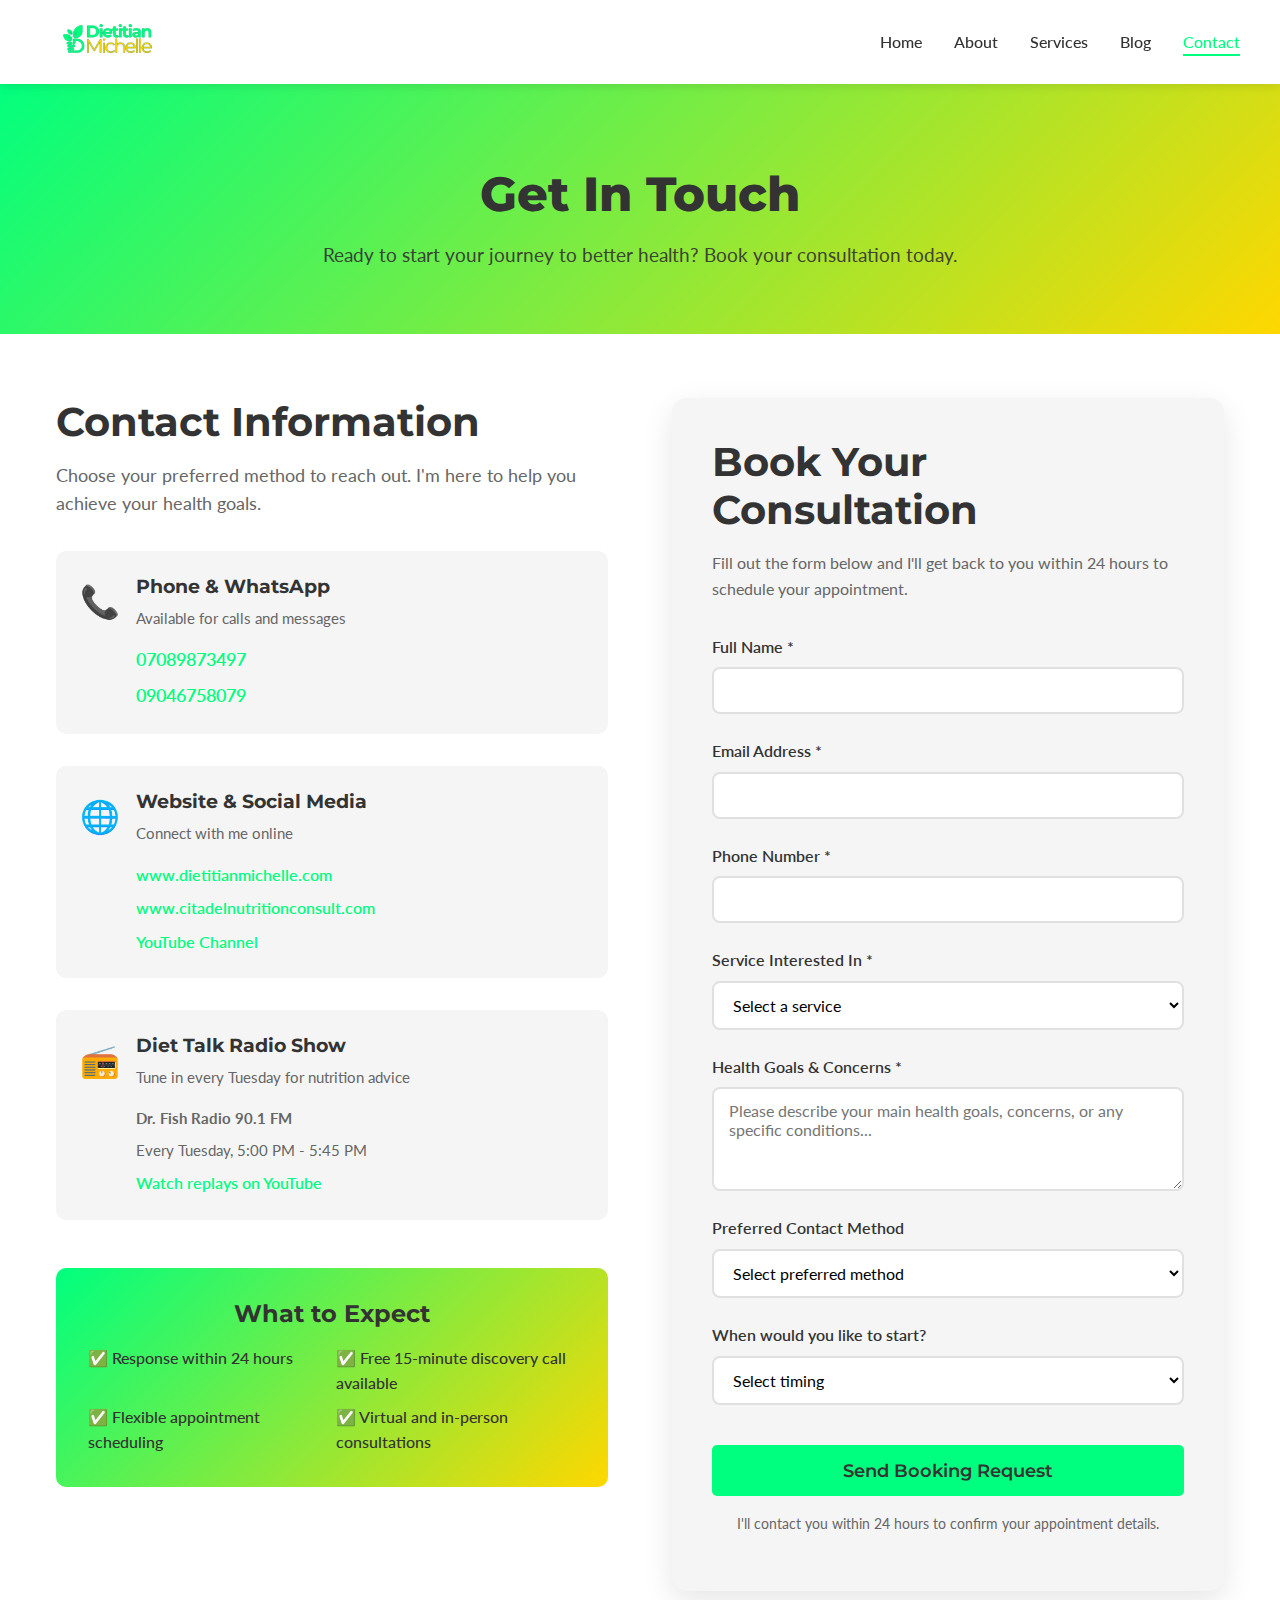
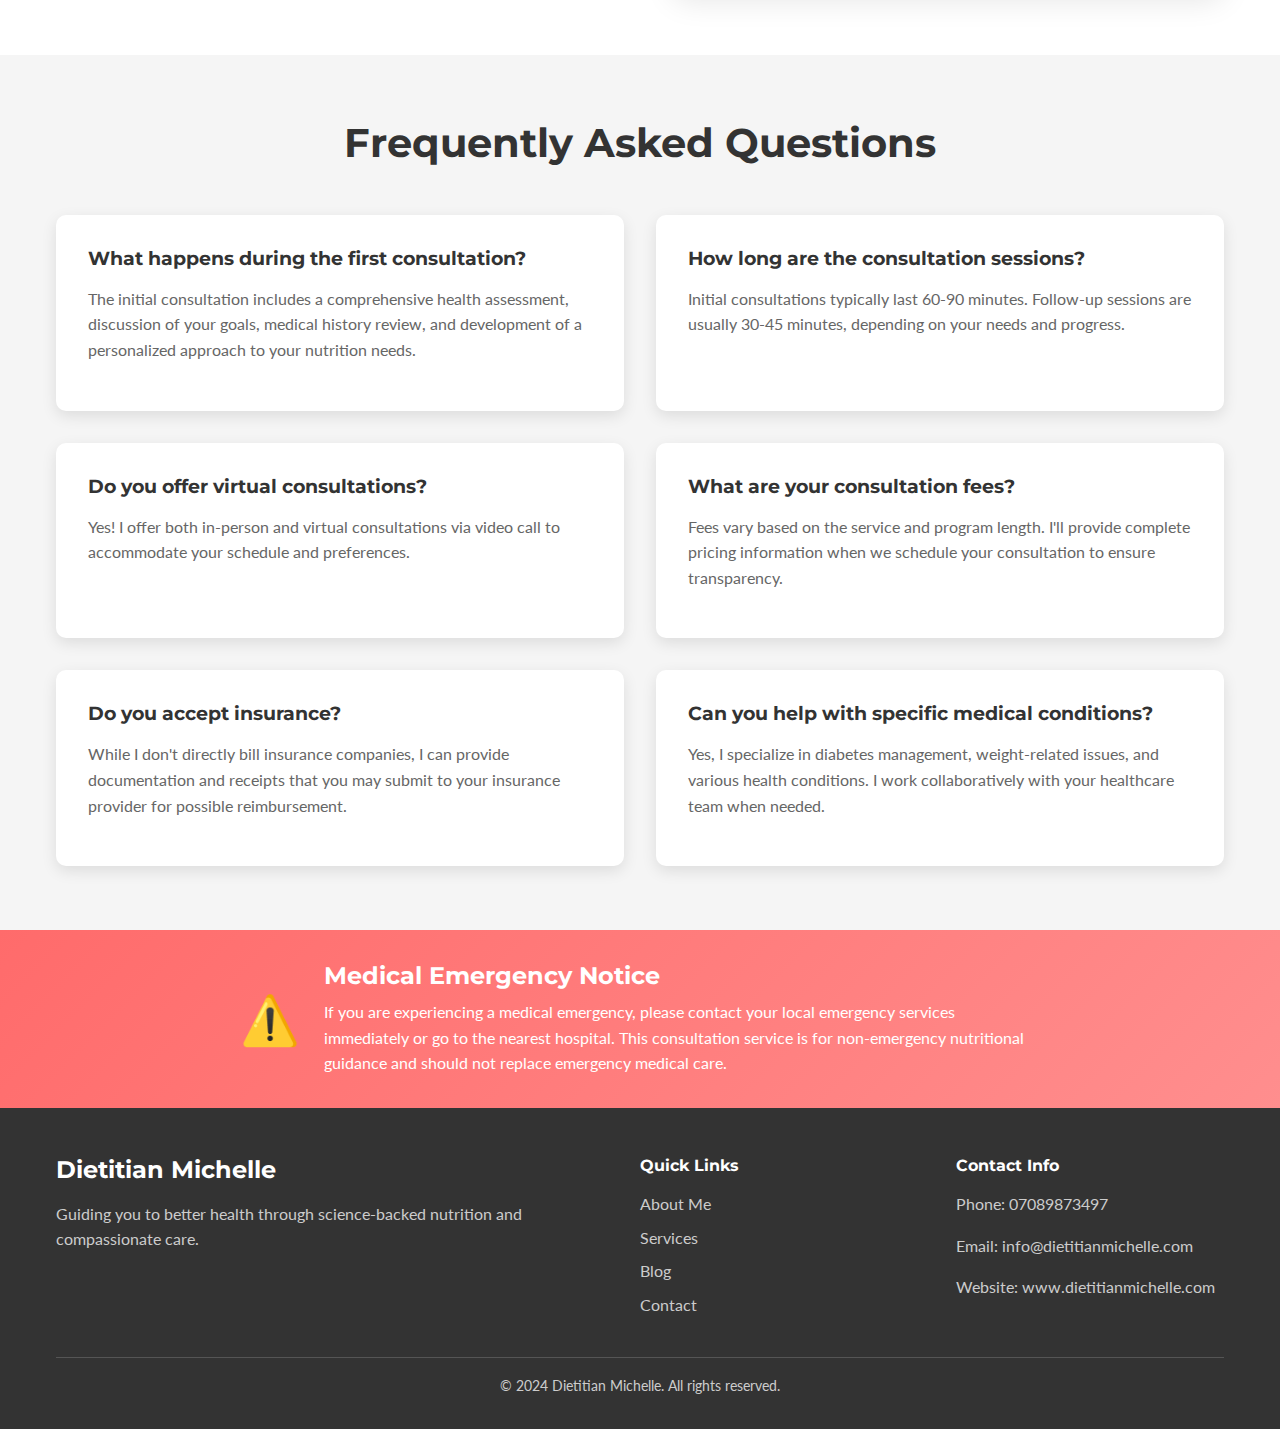
<file: contact.html>
<!DOCTYPE html>
<html lang="en">
<head>
    <meta charset="UTF-8">
    <meta name="viewport" content="width=device-width, initial-scale=1.0">
    <title>Contact - Dietitian Michelle | Book Your Consultation</title>
    <meta name="description" content="Book a consultation with Dietitian Michelle. Get professional nutrition guidance for weight management, diabetes care, and personalized diet plans.">
    <link rel="stylesheet" href="css/style.css">
    <link rel="preconnect" href="https://fonts.googleapis.com">
    <link rel="preconnect" href="https://fonts.gstatic.com" crossorigin>
    <link href="https://fonts.googleapis.com/css2?family=Lato:ital,wght@0,400;0,700;1,400&family=Montserrat:wght@700;800&display=swap" rel="stylesheet">
</head>
<body>
    <!-- Header & Navigation -->
    <header class="header">
        <nav class="nav container">
            <div class="logo">
                    <a href="index.html" class="logo-link">
                    <img src="/images/logo.png" alt="Dietitian Michelle - Registered Dietitian and Nutrition Expert" 
                    class="logo-img">
                    </a>
            </div>
            
            <ul class="nav-menu">
                <li><a href="index.html" class="nav-link">Home</a></li>
                <li><a href="about.html" class="nav-link">About</a></li>
                <li><a href="services.html" class="nav-link">Services</a></li>
                <li><a href="blog.html" class="nav-link">Blog</a></li>
                <li><a href="contact.html" class="nav-link active">Contact</a></li>
            </ul>

            <div class="hamburger">
                <span></span>
                <span></span>
                <span></span>
            </div>
        </nav>
    </header>

    <main>
        <!-- Page Header -->
        <section class="page-header">
            <div class="container">
                <h1>Get In Touch</h1>
                <p>Ready to start your journey to better health? Book your consultation today.</p>
            </div>
        </section>

        <!-- Contact & Booking Section -->
        <section class="contact-booking">
            <div class="container">
                <div class="contact-grid">
                    <!-- Contact Information -->
                    <div class="contact-info">
                        <h2>Contact Information</h2>
                        <p class="contact-intro">Choose your preferred method to reach out. I'm here to help you achieve your health goals.</p>
                        
                        <div class="contact-methods">
                            <div class="contact-method">
                                <div class="method-icon">📞</div>
                                <div class="method-details">
                                    <h3>Phone & WhatsApp</h3>
                                    <p>Available for calls and messages</p>
                                    <div class="phone-numbers">
                                        <a href="tel:07089873497" class="phone-link">07089873497</a>
                                        <a href="tel:09046758079" class="phone-link">09046758079</a>
                                    </div>
                                </div>
                            </div>

                            <div class="contact-method">
                                <div class="method-icon">🌐</div>
                                <div class="method-details">
                                    <h3>Website & Social Media</h3>
                                    <p>Connect with me online</p>
                                    <div class="website-links">
                                        <a href="http://www.dietitianmichelle.com" target="_blank" class="website-link">www.dietitianmichelle.com</a>
                                        <a href="http://www.citadelnutritionconsult.com" target="_blank" class="website-link">www.citadelnutritionconsult.com</a>
                                        <a href="https://youtube.com/dietitianmichelle" target="_blank" class="social-link">YouTube Channel</a>
                                    </div>
                                </div>
                            </div>

                            <div class="contact-method">
                                <div class="method-icon">📻</div>
                                <div class="method-details">
                                    <h3>Diet Talk Radio Show</h3>
                                    <p>Tune in every Tuesday for nutrition advice</p>
                                    <div class="radio-info">
                                        <p><strong>Dr. Fish Radio 90.1 FM</strong></p>
                                        <p>Every Tuesday, 5:00 PM - 5:45 PM</p>
                                        <a href="https://youtube.com/dietitianmichelle" target="_blank" class="radio-link">Watch replays on YouTube</a>
                                    </div>
                                </div>
                            </div>
                        </div>

                        <!-- Quick Response Info -->
                        <div class="response-info">
                            <h3>What to Expect</h3>
                            <ul class="expectation-list">
                                <li>✅ Response within 24 hours</li>
                                <li>✅ Free 15-minute discovery call available</li>
                                <li>✅ Flexible appointment scheduling</li>
                                <li>✅ Virtual and in-person consultations</li>
                            </ul>
                        </div>
                    </div>

                    <!-- Booking Form -->
                    <div class="booking-form">
                        <h2>Book Your Consultation</h2>
                        <p class="form-intro">Fill out the form below and I'll get back to you within 24 hours to schedule your appointment.</p>
                        
                        <form class="appointment-form" id="bookingForm">
                            <div class="form-group">
                                <label for="fullName">Full Name *</label>
                                <input type="text" id="fullName" name="fullName" required>
                            </div>

                            <div class="form-group">
                                <label for="email">Email Address *</label>
                                <input type="email" id="email" name="email" required>
                            </div>

                            <div class="form-group">
                                <label for="phone">Phone Number *</label>
                                <input type="tel" id="phone" name="phone" required>
                            </div>

                            <div class="form-group">
                                <label for="service">Service Interested In *</label>
                                <select id="service" name="service" required>
                                    <option value="">Select a service</option>
                                    <option value="personalized-diet">Personalized Diet Plans</option>
                                    <option value="diabetes-management">Diabetes Management</option>
                                    <option value="weight-management">Weight Management</option>
                                    <option value="corporate-nutrition">Corporate Nutrition</option>
                                    <option value="not-sure">Not Sure - Need Guidance</option>
                                </select>
                            </div>

                            <div class="form-group">
                                <label for="goals">Health Goals & Concerns *</label>
                                <textarea id="goals" name="goals" rows="4" placeholder="Please describe your main health goals, concerns, or any specific conditions..." required></textarea>
                            </div>

                            <div class="form-group">
                                <label for="preferredContact">Preferred Contact Method</label>
                                <select id="preferredContact" name="preferredContact">
                                    <option value="">Select preferred method</option>
                                    <option value="phone">Phone Call</option>
                                    <option value="whatsapp">WhatsApp Message</option>
                                    <option value="email">Email</option>
                                </select>
                            </div>

                            <div class="form-group">
                                <label for="urgency">When would you like to start?</label>
                                <select id="urgency" name="urgency">
                                    <option value="">Select timing</option>
                                    <option value="asap">As soon as possible</option>
                                    <option value="1-week">Within 1 week</option>
                                    <option value="2-weeks">Within 2 weeks</option>
                                    <option value="1-month">Within 1 month</option>
                                    <option value="flexible">Flexible timing</option>
                                </select>
                            </div>

                            <div class="form-submit">
                                <button type="submit" class="btn btn-primary btn-full">Send Booking Request</button>
                                <p class="form-note">I'll contact you within 24 hours to confirm your appointment details.</p>
                            </div>
                        </form>
                    </div>
                </div>
            </div>
        </section>

        <!-- FAQ Section -->
        <section class="contact-faq">
            <div class="container">
                <h2>Frequently Asked Questions</h2>
                <div class="faq-grid">
                    <div class="faq-item">
                        <h3>What happens during the first consultation?</h3>
                        <p>The initial consultation includes a comprehensive health assessment, discussion of your goals, medical history review, and development of a personalized approach to your nutrition needs.</p>
                    </div>
                    <div class="faq-item">
                        <h3>How long are the consultation sessions?</h3>
                        <p>Initial consultations typically last 60-90 minutes. Follow-up sessions are usually 30-45 minutes, depending on your needs and progress.</p>
                    </div>
                    <div class="faq-item">
                        <h3>Do you offer virtual consultations?</h3>
                        <p>Yes! I offer both in-person and virtual consultations via video call to accommodate your schedule and preferences.</p>
                    </div>
                    <div class="faq-item">
                        <h3>What are your consultation fees?</h3>
                        <p>Fees vary based on the service and program length. I'll provide complete pricing information when we schedule your consultation to ensure transparency.</p>
                    </div>
                    <div class="faq-item">
                        <h3>Do you accept insurance?</h3>
                        <p>While I don't directly bill insurance companies, I can provide documentation and receipts that you may submit to your insurance provider for possible reimbursement.</p>
                    </div>
                    <div class="faq-item">
                        <h3>Can you help with specific medical conditions?</h3>
                        <p>Yes, I specialize in diabetes management, weight-related issues, and various health conditions. I work collaboratively with your healthcare team when needed.</p>
                    </div>
                </div>
            </div>
        </section>

        <!-- Emergency Notice -->
        <section class="emergency-notice">
            <div class="container">
                <div class="notice-content">
                    <div class="notice-icon">⚠️</div>
                    <div class="notice-text">
                        <h3>Medical Emergency Notice</h3>
                        <p>If you are experiencing a medical emergency, please contact your local emergency services immediately or go to the nearest hospital. This consultation service is for non-emergency nutritional guidance and should not replace emergency medical care.</p>
                    </div>
                </div>
            </div>
        </section>
    </main>

    <!-- Footer -->
    <footer class="footer">
        <div class="container">
            <div class="footer-content">
                <div class="footer-section">
                    <h3>Dietitian Michelle</h3>
                    <p>Guiding you to better health through science-backed nutrition and compassionate care.</p>
                </div>
                <div class="footer-section">
                    <h4>Quick Links</h4>
                    <ul>
                        <li><a href="about.html">About Me</a></li>
                        <li><a href="services.html">Services</a></li>
                        <li><a href="blog.html">Blog</a></li>
                        <li><a href="contact.html">Contact</a></li>
                    </ul>
                </div>
                <div class="footer-section">
                    <h4>Contact Info</h4>
                    <p>Phone: 07089873497</p>
                    <p>Email: info@dietitianmichelle.com</p>
                    <p>Website: www.dietitianmichelle.com</p>
                </div>
            </div>
            <div class="footer-bottom">
                <p>&copy; 2024 Dietitian Michelle. All rights reserved.</p>
            </div>
        </div>
    </footer>

    <script src="js/script.js"></script>
</body>
</html>
</file>
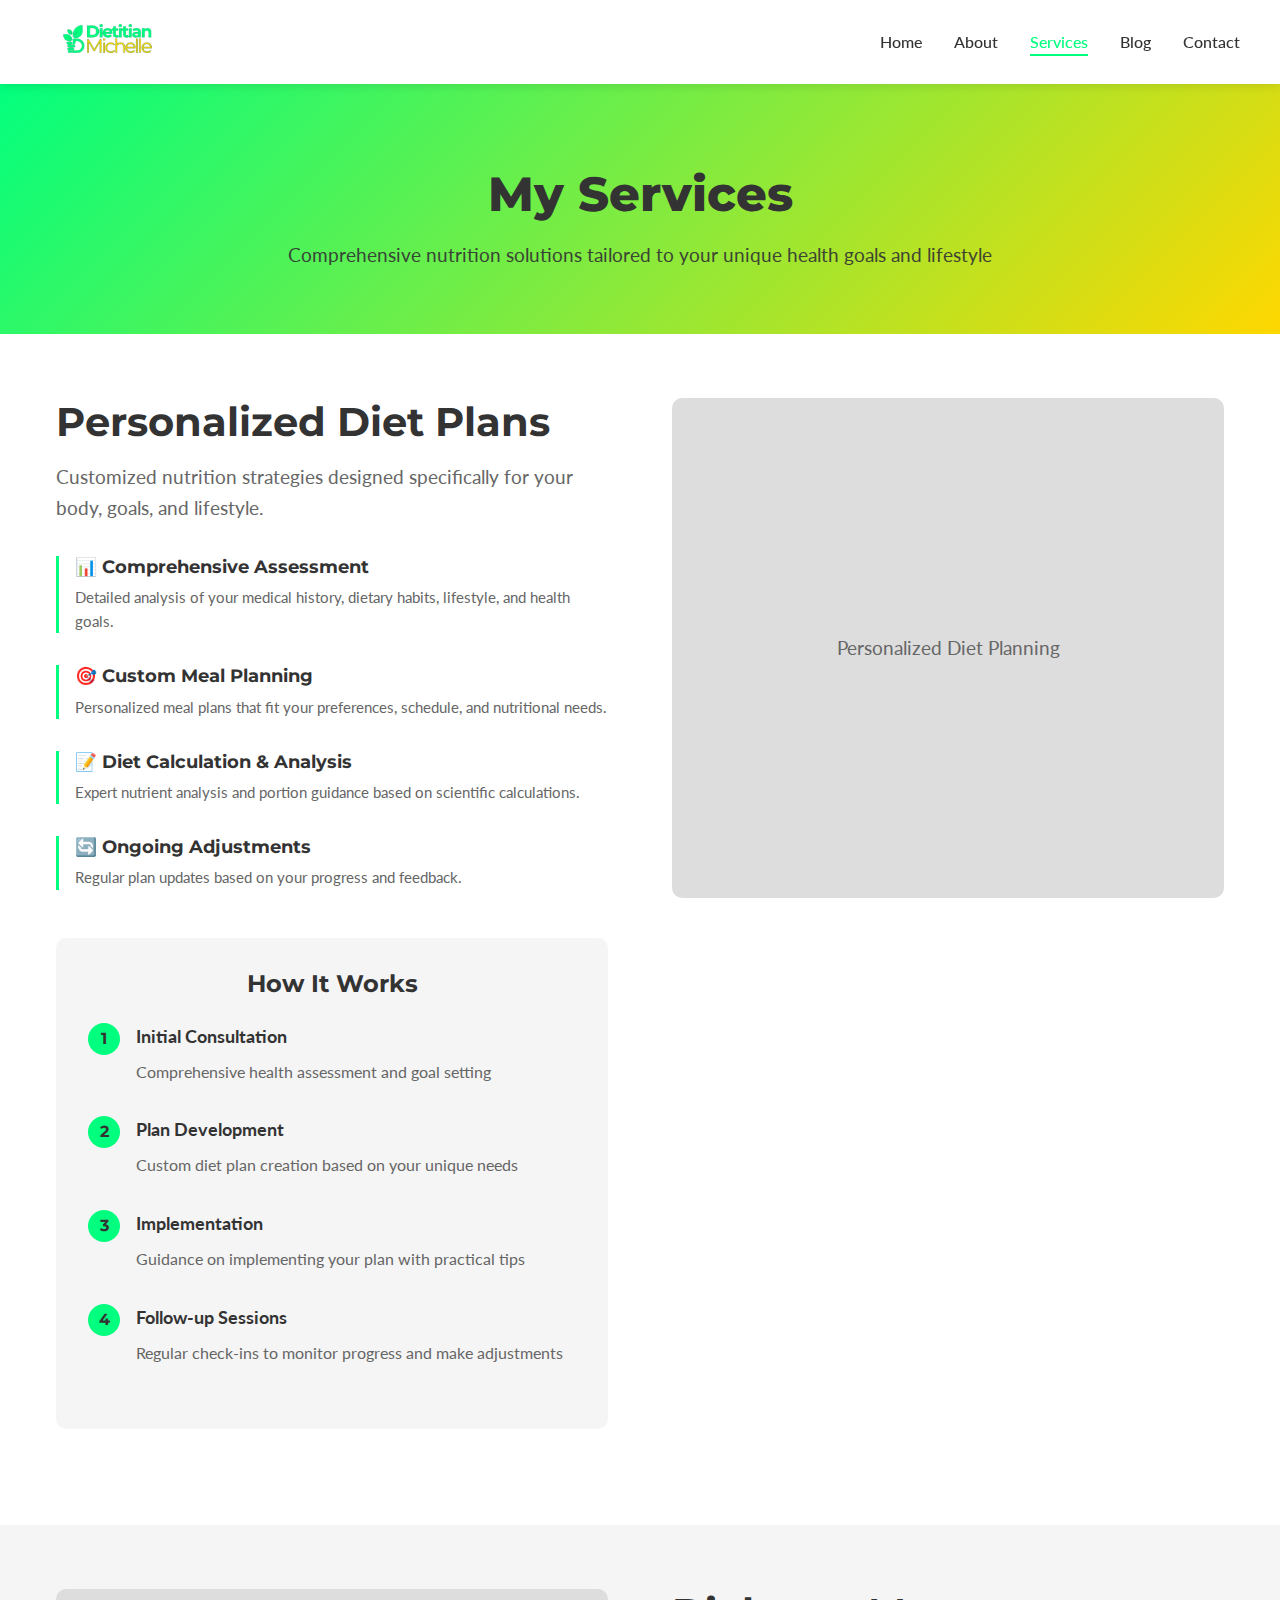
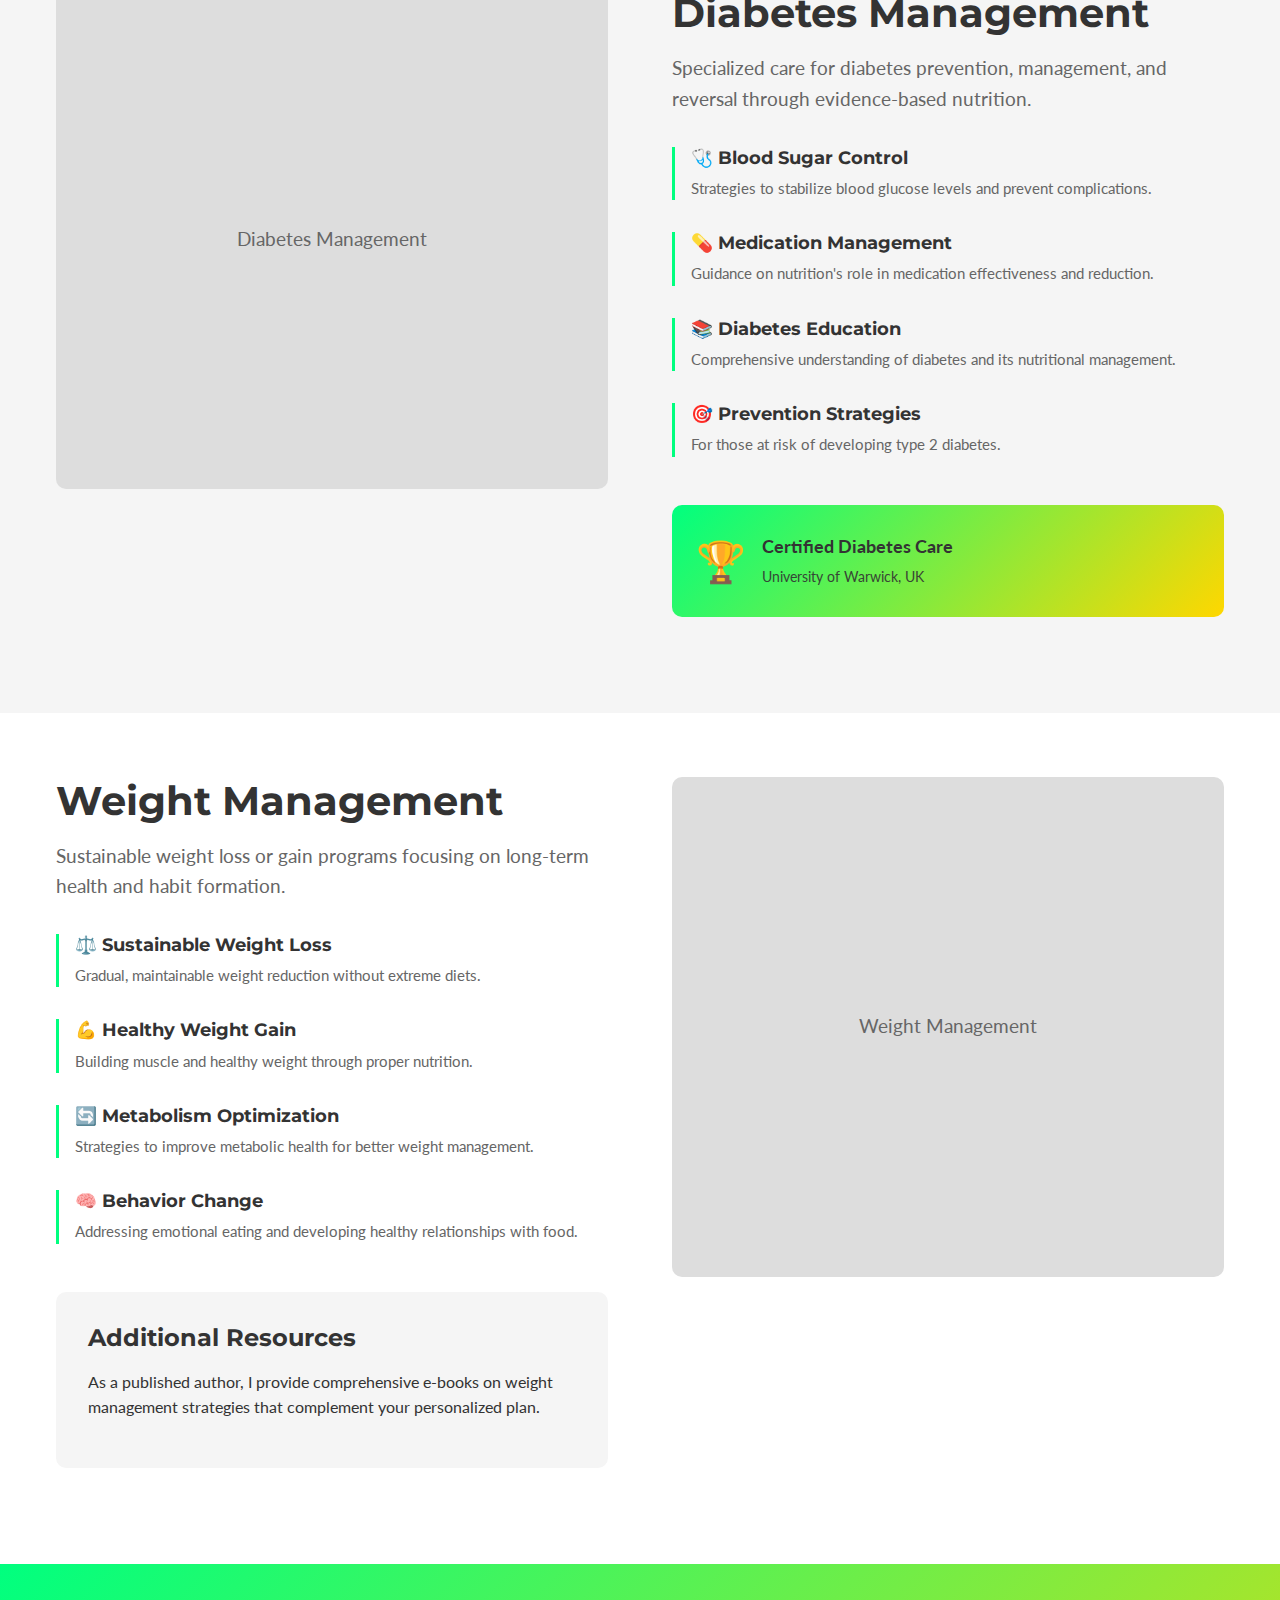
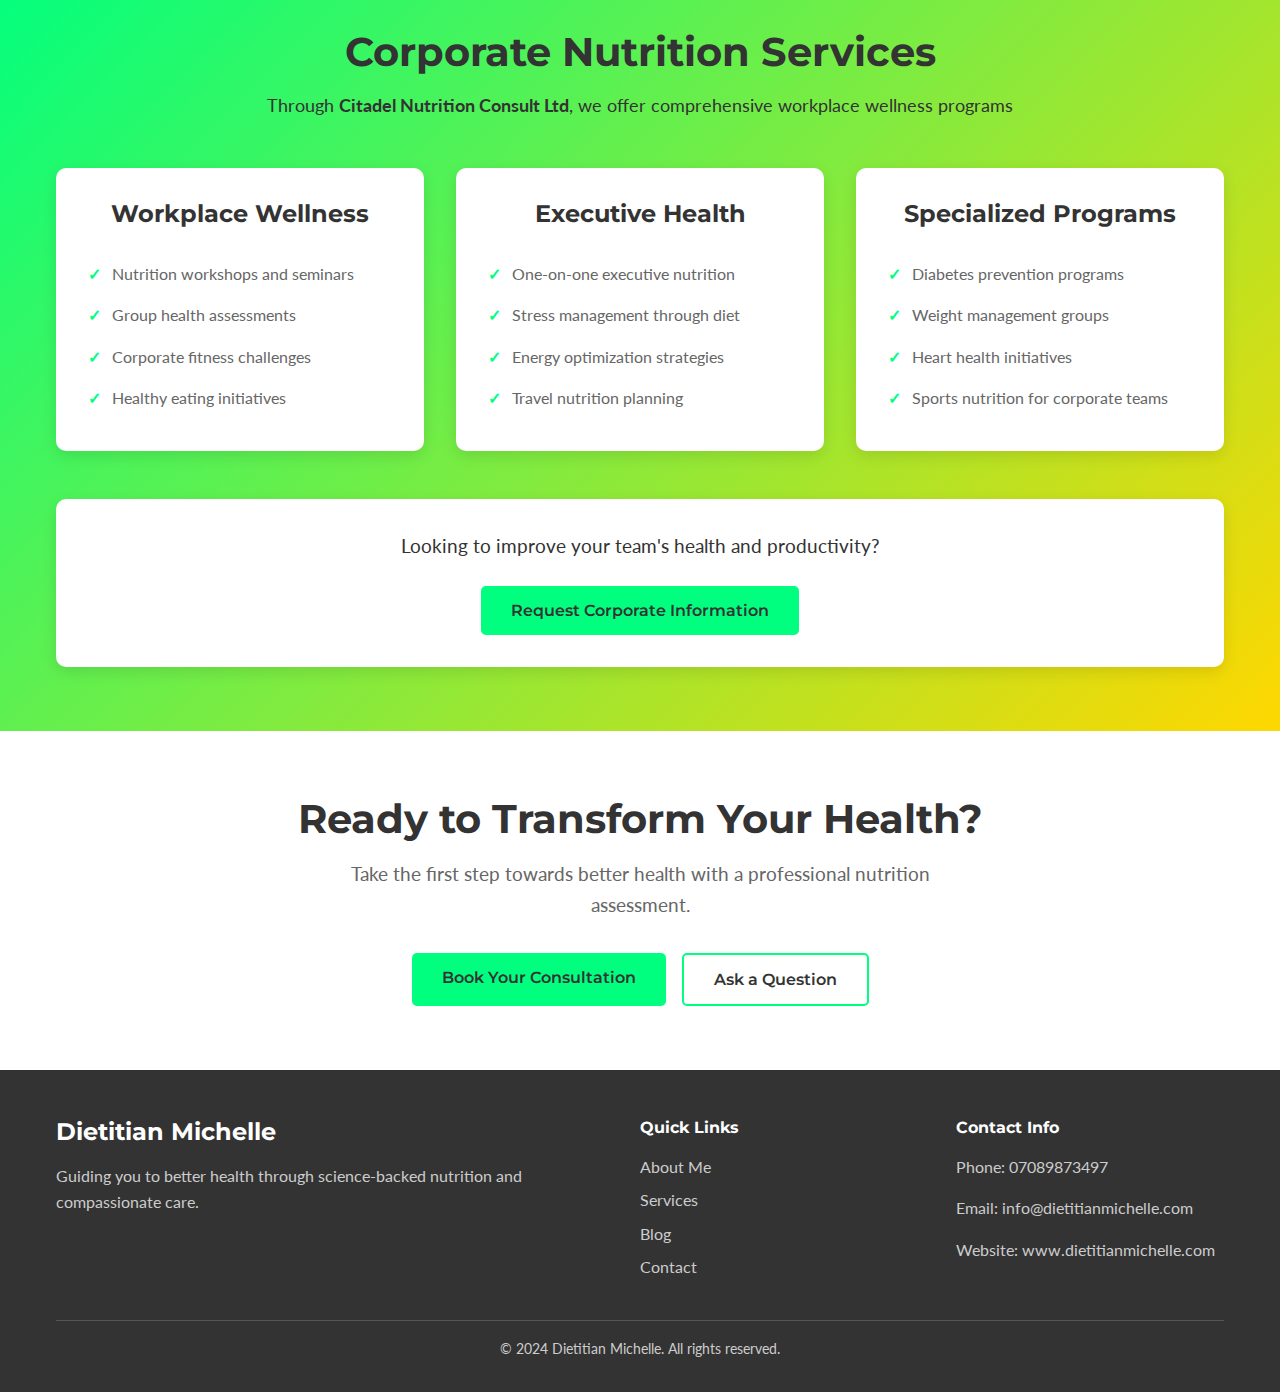
<file: services.html>
<!DOCTYPE html>
<html lang="en">
<head>
    <meta charset="UTF-8">
    <meta name="viewport" content="width=device-width, initial-scale=1.0">
    <title>Services - Dietitian Michelle | Personalized Nutrition Plans</title>
    <meta name="description" content="Professional nutrition services including personalized diet plans, diabetes management, weight management, and corporate nutrition consulting.">
    <link rel="stylesheet" href="css/style.css">
    <link rel="preconnect" href="https://fonts.googleapis.com">
    <link rel="preconnect" href="https://fonts.gstatic.com" crossorigin>
    <link href="https://fonts.googleapis.com/css2?family=Lato:ital,wght@0,400;0,700;1,400&family=Montserrat:wght@700;800&display=swap" rel="stylesheet">
</head>
<body>
    <!-- Header & Navigation -->
    <header class="header">
        <nav class="nav container">
            <div class="logo">
                    <a href="index.html" class="logo-link">
                    <img src="/images/logo.png" alt="Dietitian Michelle - Registered Dietitian and Nutrition Expert" 
                    class="logo-img">
                    </a>
            </div>
            
            <ul class="nav-menu">
                <li><a href="index.html" class="nav-link">Home</a></li>
                <li><a href="about.html" class="nav-link">About</a></li>
                <li><a href="services.html" class="nav-link active">Services</a></li>
                <li><a href="blog.html" class="nav-link">Blog</a></li>
                <li><a href="contact.html" class="nav-link">Contact</a></li>
            </ul>

            <div class="hamburger">
                <span></span>
                <span></span>
                <span></span>
            </div>
        </nav>
    </header>

    <main>
        <!-- Page Header -->
        <section class="page-header">
            <div class="container">
                <h1>My Services</h1>
                <p>Comprehensive nutrition solutions tailored to your unique health goals and lifestyle</p>
            </div>
        </section>

        <!-- Main Services -->
        <section class="main-services" id="diet-plans">
            <div class="container">
                <div class="service-detail">
                    <div class="service-info">
                        <h2>Personalized Diet Plans</h2>
                        <p class="service-intro">Customized nutrition strategies designed specifically for your body, goals, and lifestyle.</p>
                        
                        <div class="service-features">
                            <div class="feature">
                                <h4>📊 Comprehensive Assessment</h4>
                                <p>Detailed analysis of your medical history, dietary habits, lifestyle, and health goals.</p>
                            </div>
                            <div class="feature">
                                <h4>🎯 Custom Meal Planning</h4>
                                <p>Personalized meal plans that fit your preferences, schedule, and nutritional needs.</p>
                            </div>
                            <div class="feature">
                                <h4>📝 Diet Calculation & Analysis</h4>
                                <p>Expert nutrient analysis and portion guidance based on scientific calculations.</p>
                            </div>
                            <div class="feature">
                                <h4>🔄 Ongoing Adjustments</h4>
                                <p>Regular plan updates based on your progress and feedback.</p>
                            </div>
                        </div>

                        <div class="service-process">
                            <h3>How It Works</h3>
                            <ol class="process-steps">
                                <li>
                                    <strong>Initial Consultation</strong>
                                    <span>Comprehensive health assessment and goal setting</span>
                                </li>
                                <li>
                                    <strong>Plan Development</strong>
                                    <span>Custom diet plan creation based on your unique needs</span>
                                </li>
                                <li>
                                    <strong>Implementation</strong>
                                    <span>Guidance on implementing your plan with practical tips</span>
                                </li>
                                <li>
                                    <strong>Follow-up Sessions</strong>
                                    <span>Regular check-ins to monitor progress and make adjustments</span>
                                </li>
                            </ol>
                        </div>
                    </div>
                    <div class="service-image">
                        <div class="image-placeholder" style="height: 500px;">Personalized Diet Planning</div>
                    </div>
                </div>
            </div>
        </section>

        <!-- Diabetes Management Service -->
        <section class="service-alt" id="diabetes">
            <div class="container">
                <div class="service-detail reverse">
                    <div class="service-info">
                        <h2>Diabetes Management</h2>
                        <p class="service-intro">Specialized care for diabetes prevention, management, and reversal through evidence-based nutrition.</p>
                        
                        <div class="service-features">
                            <div class="feature">
                                <h4>🩺 Blood Sugar Control</h4>
                                <p>Strategies to stabilize blood glucose levels and prevent complications.</p>
                            </div>
                            <div class="feature">
                                <h4>💊 Medication Management</h4>
                                <p>Guidance on nutrition's role in medication effectiveness and reduction.</p>
                            </div>
                            <div class="feature">
                                <h4>📚 Diabetes Education</h4>
                                <p>Comprehensive understanding of diabetes and its nutritional management.</p>
                            </div>
                            <div class="feature">
                                <h4>🎯 Prevention Strategies</h4>
                                <p>For those at risk of developing type 2 diabetes.</p>
                            </div>
                        </div>

                        <div class="certification-badge">
                            <div class="badge-icon">🏆</div>
                            <div class="badge-text">
                                <strong>Certified Diabetes Care</strong>
                                <span>University of Warwick, UK</span>
                            </div>
                        </div>
                    </div>
                    <div class="service-image">
                        <div class="image-placeholder" style="height: 500px;">Diabetes Management</div>
                    </div>
                </div>
            </div>
        </section>

        <!-- Weight Management Service -->
        <section class="main-services" id="weight">
            <div class="container">
                <div class="service-detail">
                    <div class="service-info">
                        <h2>Weight Management</h2>
                        <p class="service-intro">Sustainable weight loss or gain programs focusing on long-term health and habit formation.</p>
                        
                        <div class="service-features">
                            <div class="feature">
                                <h4>⚖️ Sustainable Weight Loss</h4>
                                <p>Gradual, maintainable weight reduction without extreme diets.</p>
                            </div>
                            <div class="feature">
                                <h4>💪 Healthy Weight Gain</h4>
                                <p>Building muscle and healthy weight through proper nutrition.</p>
                            </div>
                            <div class="feature">
                                <h4>🔄 Metabolism Optimization</h4>
                                <p>Strategies to improve metabolic health for better weight management.</p>
                            </div>
                            <div class="feature">
                                <h4>🧠 Behavior Change</h4>
                                <p>Addressing emotional eating and developing healthy relationships with food.</p>
                            </div>
                        </div>

                        <div class="service-resources">
                            <h3>Additional Resources</h3>
                            <p>As a published author, I provide comprehensive e-books on weight management strategies that complement your personalized plan.</p>
                        </div>
                    </div>
                    <div class="service-image">
                        <div class="image-placeholder" style="height: 500px;">Weight Management</div>
                    </div>
                </div>
            </div>
        </section>

        <!-- Corporate Services -->
        <section class="corporate-services">
            <div class="container">
                <div class="corporate-header">
                    <h2>Corporate Nutrition Services</h2>
                    <p>Through <strong>Citadel Nutrition Consult Ltd</strong>, we offer comprehensive workplace wellness programs</p>
                </div>
                
                <div class="corporate-grid">
                    <div class="corporate-card">
                        <h3>Workplace Wellness</h3>
                        <ul>
                            <li>Nutrition workshops and seminars</li>
                            <li>Group health assessments</li>
                            <li>Corporate fitness challenges</li>
                            <li>Healthy eating initiatives</li>
                        </ul>
                    </div>
                    <div class="corporate-card">
                        <h3>Executive Health</h3>
                        <ul>
                            <li>One-on-one executive nutrition</li>
                            <li>Stress management through diet</li>
                            <li>Energy optimization strategies</li>
                            <li>Travel nutrition planning</li>
                        </ul>
                    </div>
                    <div class="corporate-card">
                        <h3>Specialized Programs</h3>
                        <ul>
                            <li>Diabetes prevention programs</li>
                            <li>Weight management groups</li>
                            <li>Heart health initiatives</li>
                            <li>Sports nutrition for corporate teams</li>
                        </ul>
                    </div>
                </div>
                
                <div class="corporate-cta">
                    <p>Looking to improve your team's health and productivity?</p>
                    <a href="contact.html" class="btn btn-primary">Request Corporate Information</a>
                </div>
            </div>
        </section>

        <!-- CTA Section -->
        <section class="services-cta-section">
            <div class="container">
                <div class="cta-content">
                    <h2>Ready to Transform Your Health?</h2>
                    <p>Take the first step towards better health with a professional nutrition assessment.</p>
                    <div class="cta-buttons">
                        <a href="contact.html" class="btn btn-primary">Book Your Consultation</a>
                        <a href="contact.html" class="btn btn-secondary">Ask a Question</a>
                    </div>
                </div>
            </div>
        </section>
    </main>

    <!-- Footer -->
    <footer class="footer">
        <div class="container">
            <div class="footer-content">
                <div class="footer-section">
                    <h3>Dietitian Michelle</h3>
                    <p>Guiding you to better health through science-backed nutrition and compassionate care.</p>
                </div>
                <div class="footer-section">
                    <h4>Quick Links</h4>
                    <ul>
                        <li><a href="about.html">About Me</a></li>
                        <li><a href="services.html">Services</a></li>
                        <li><a href="blog.html">Blog</a></li>
                        <li><a href="contact.html">Contact</a></li>
                    </ul>
                </div>
                <div class="footer-section">
                    <h4>Contact Info</h4>
                    <p>Phone: 07089873497</p>
                    <p>Email: info@dietitianmichelle.com</p>
                    <p>Website: www.dietitianmichelle.com</p>
                </div>
            </div>
            <div class="footer-bottom">
                <p>&copy; 2024 Dietitian Michelle. All rights reserved.</p>
            </div>
        </div>
    </footer>

    <script src="js/script.js"></script>
</body>
</html>
</file>
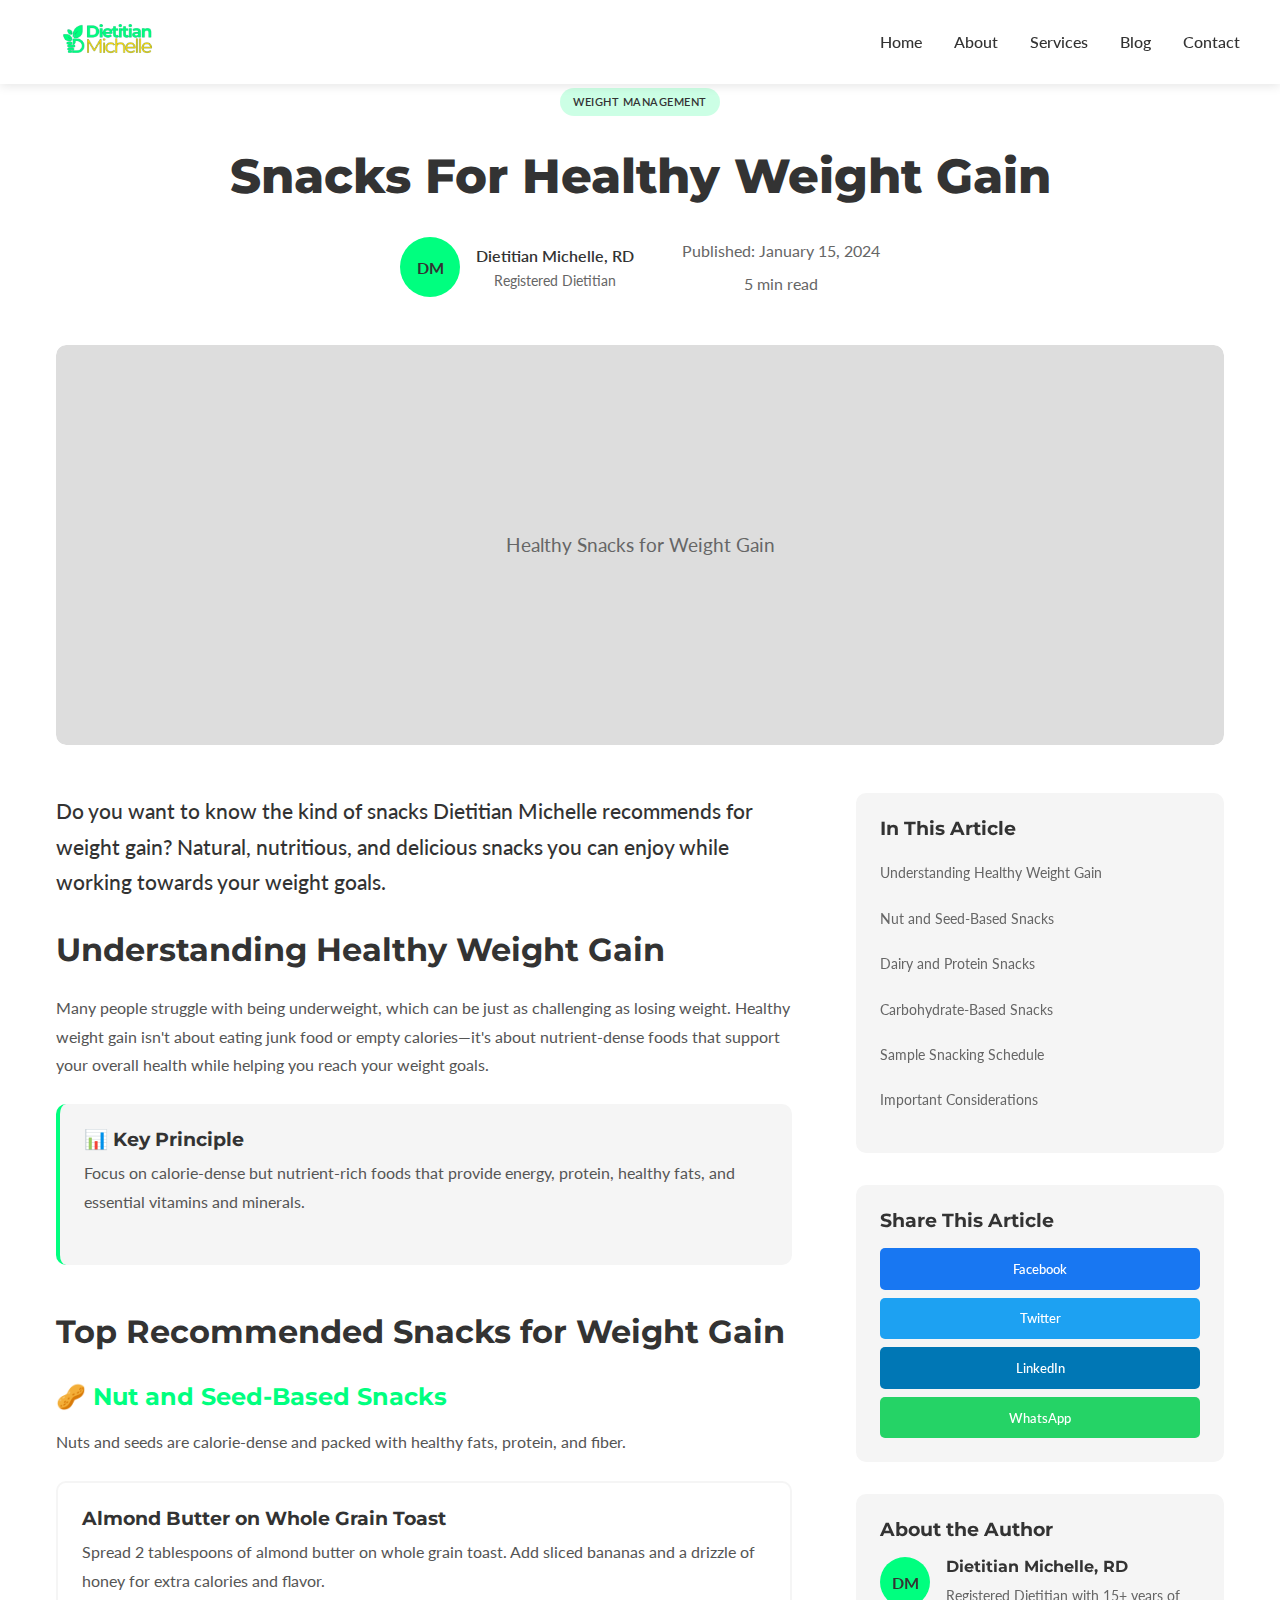
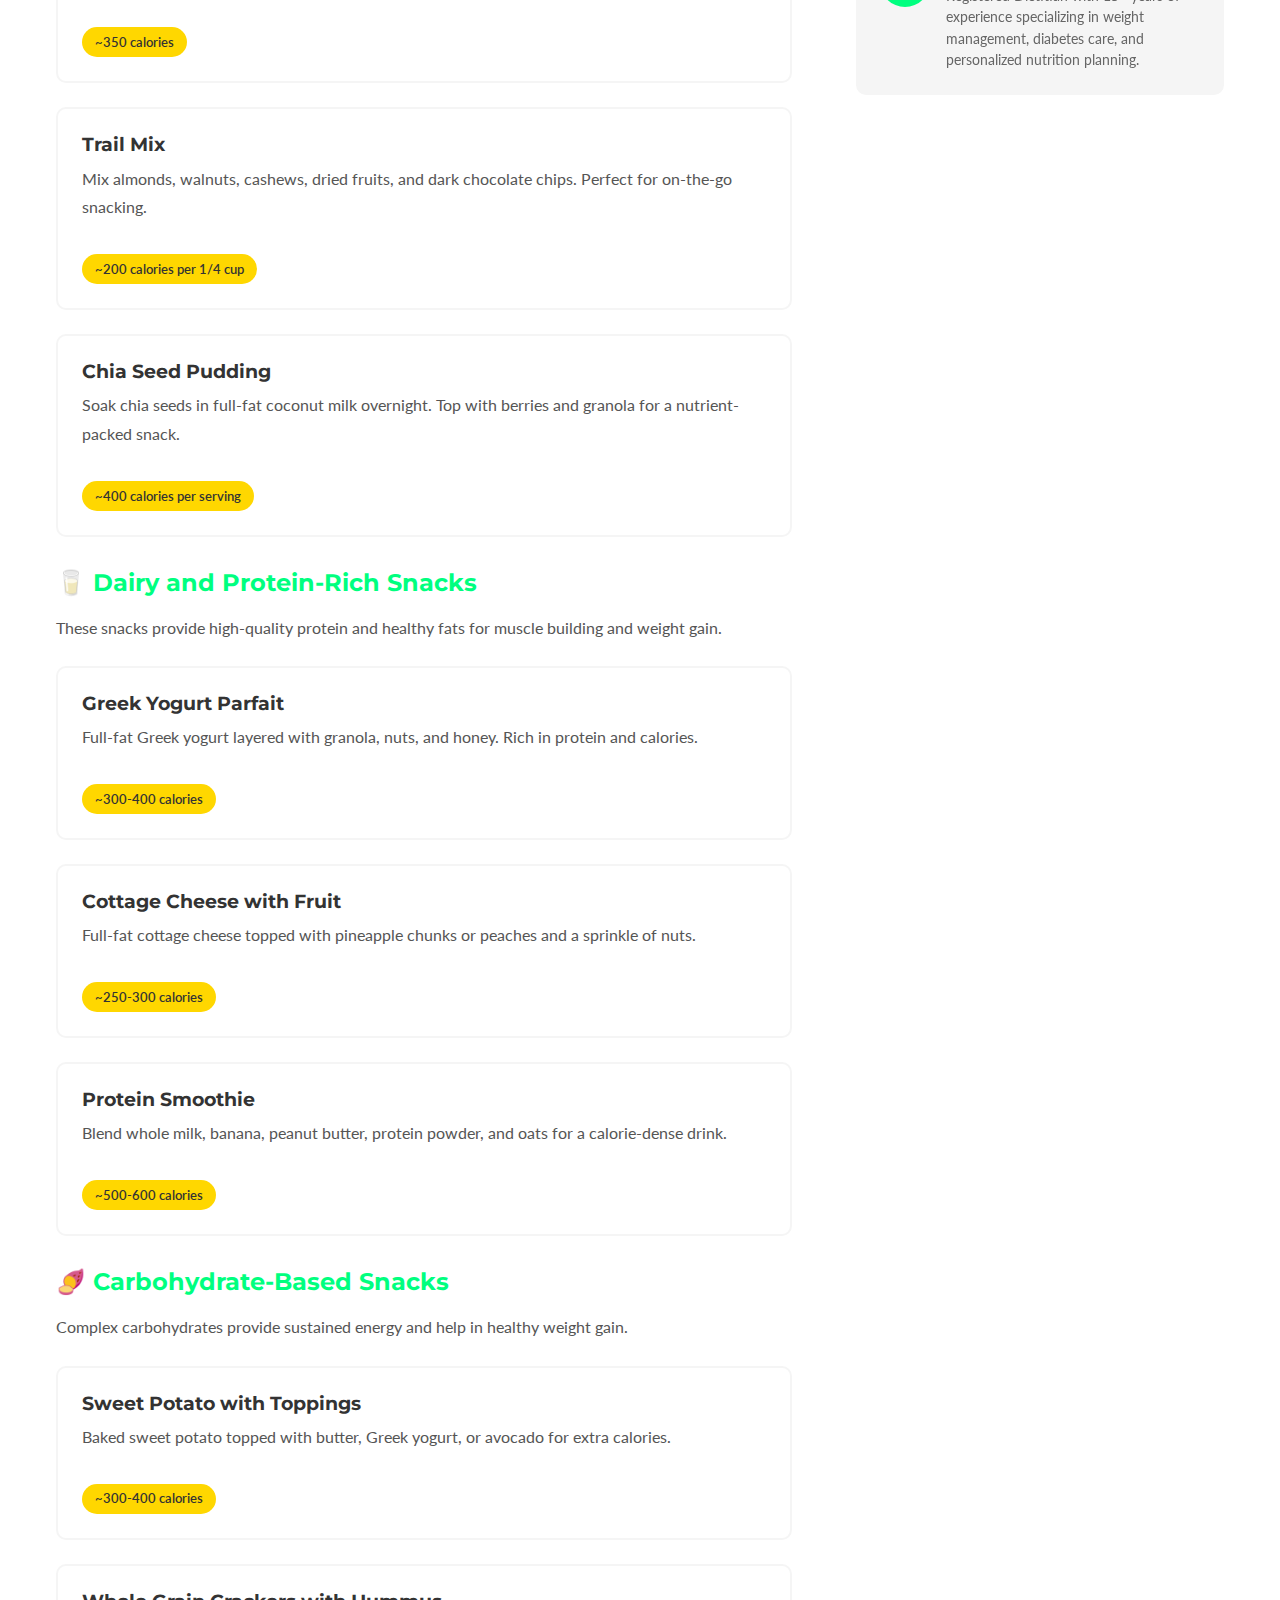
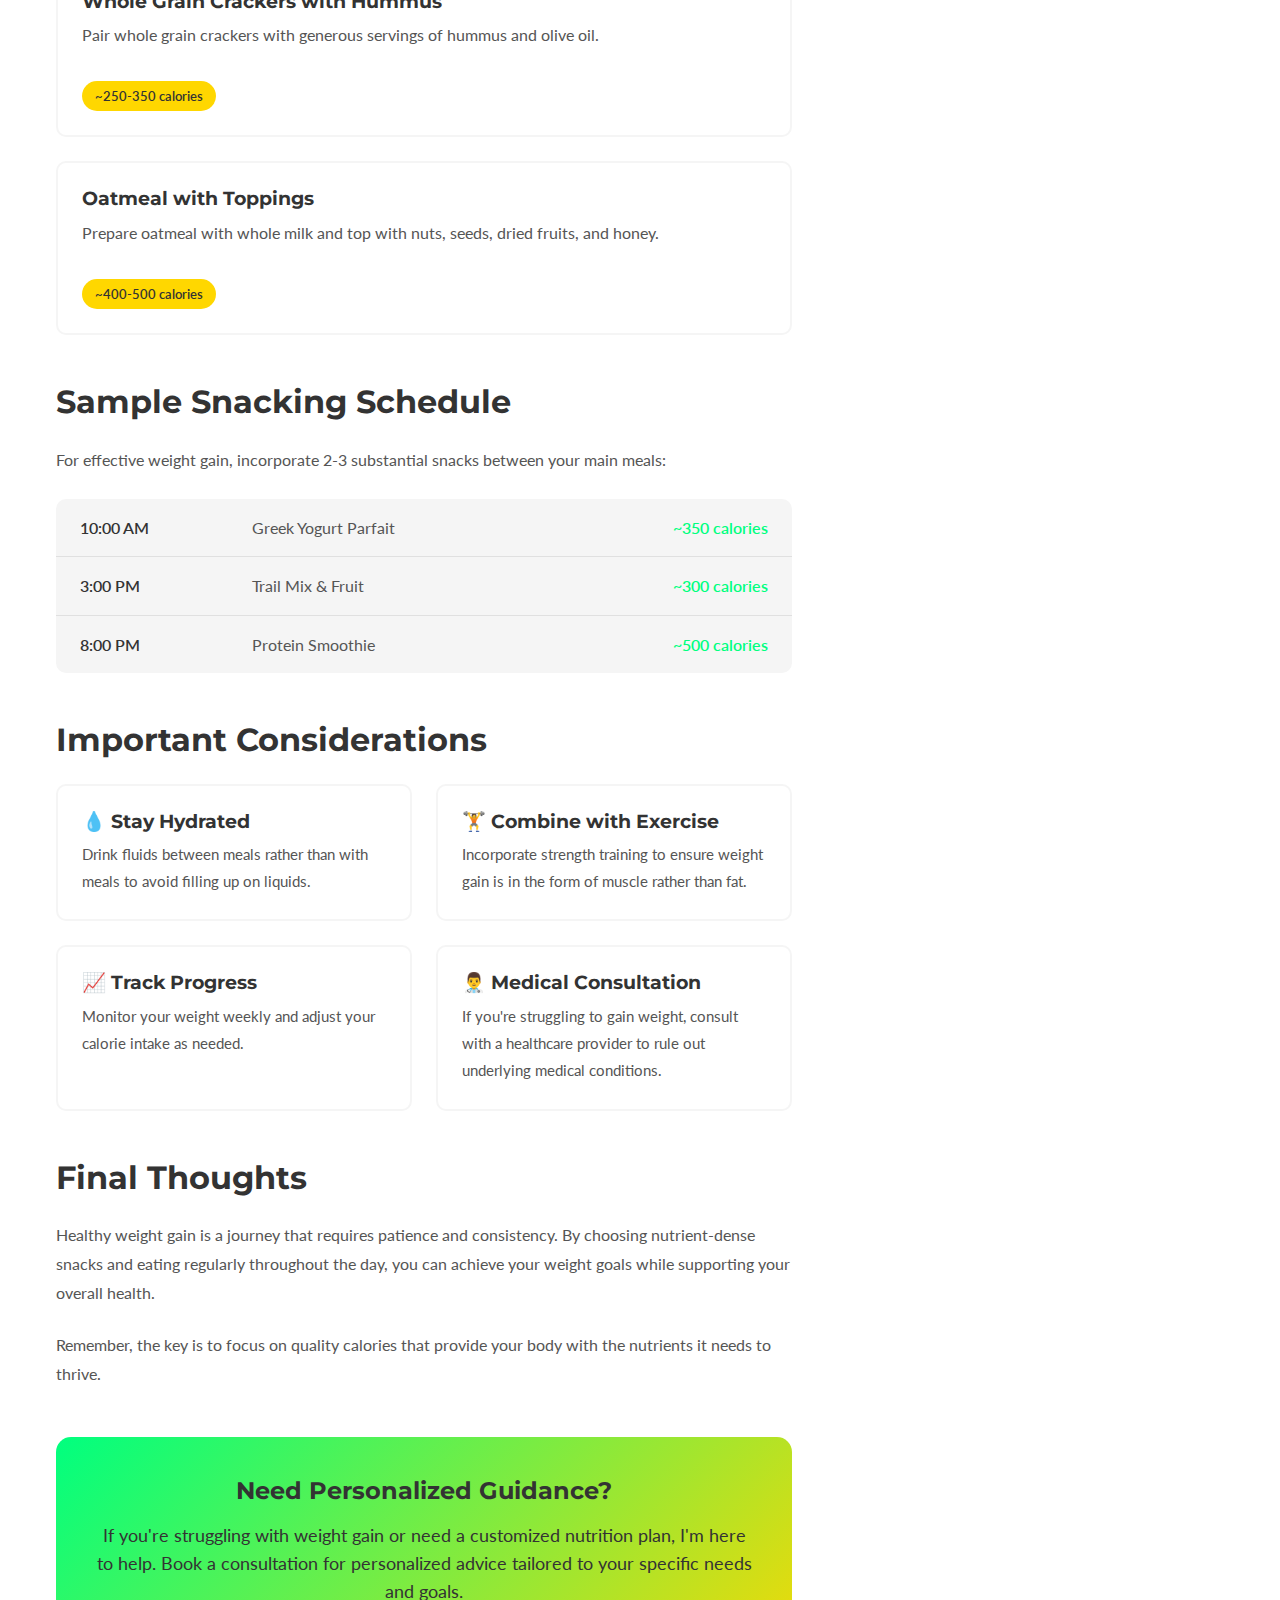
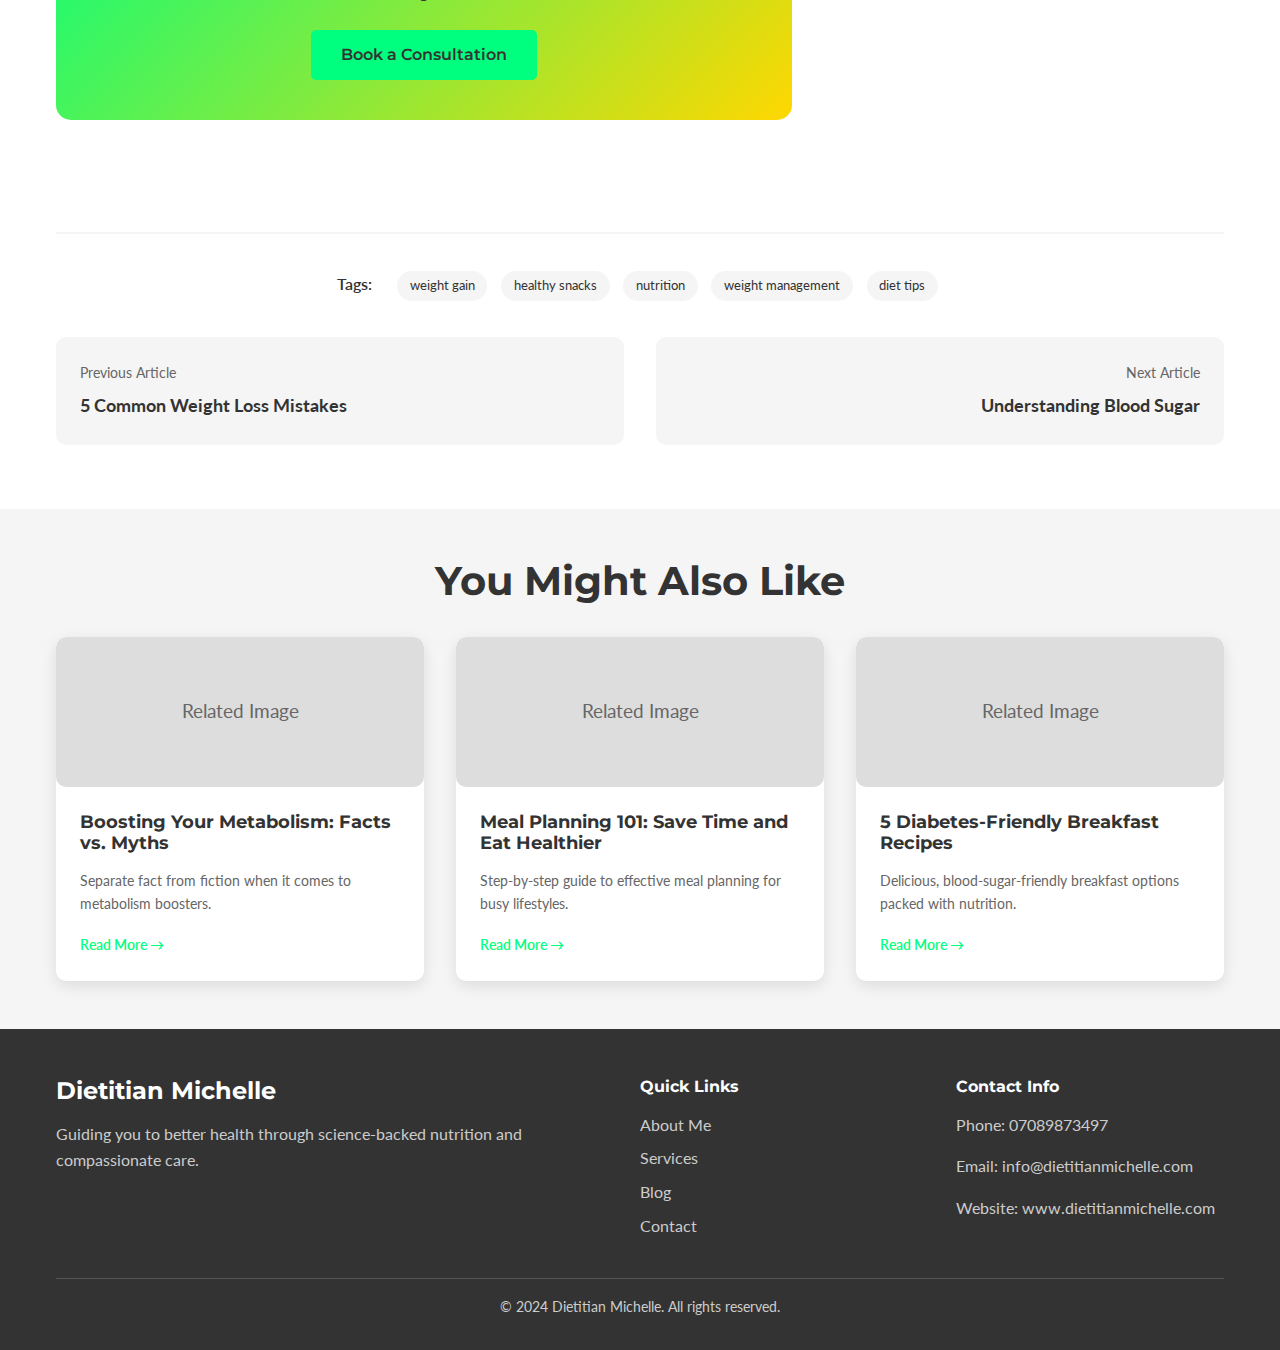
<file: blog-posts/snacks-weight-gain.html>
<!DOCTYPE html>
<html lang="en">
<head>
    <meta charset="UTF-8">
    <meta name="viewport" content="width=device-width, initial-scale=1.0">
    <title>Snacks For Healthy Weight Gain - Dietitian Michelle</title>
    <meta name="description" content="Discover natural, nutritious, and delicious snacks that can help you gain weight healthily. Expert advice from Registered Dietitian Michelle.">
    <link rel="stylesheet" href="../css/style.css">
    <link rel="preconnect" href="https://fonts.googleapis.com">
    <link rel="preconnect" href="https://fonts.gstatic.com" crossorigin>
    <link href="https://fonts.googleapis.com/css2?family=Lato:ital,wght@0,400;0,700;1,400&family=Montserrat:wght@700;800&display=swap" rel="stylesheet">
</head>
<body>
    <!-- Header & Navigation -->
    <header class="header">
        <nav class="nav container">
            <div class="logo">
                    <a href="index.html" class="logo-link">
                    <img src="/images/logo.png" alt="Dietitian Michelle - Registered Dietitian and Nutrition Expert" 
                    class="logo-img">
                    </a>
            </div>
            
            <ul class="nav-menu">
                <li><a href="../index.html" class="nav-link">Home</a></li>
                <li><a href="../about.html" class="nav-link">About</a></li>
                <li><a href="../services.html" class="nav-link">Services</a></li>
                <li><a href="../blog.html" class="nav-link">Blog</a></li>
                <li><a href="../contact.html" class="nav-link">Contact</a></li>
            </ul>

            <div class="hamburger">
                <span></span>
                <span></span>
                <span></span>
            </div>
        </nav>
    </header>

    <main>
        <!-- Article Header -->
        <article class="blog-post">
            <div class="container">
                <!-- Breadcrumb -->
                <nav class="breadcrumb">
                    <a href="../index.html">Home</a> >
                    <a href="../blog.html">Blog</a> >
                    <span>Snacks For Weight Gain</span>
                </nav>

                <!-- Article Header -->
                <header class="post-header">
                    <div class="post-category">
                        <span class="category-tag weight-management">Weight Management</span>
                    </div>
                    <h1 class="post-title">Snacks For Healthy Weight Gain</h1>
                    <div class="post-meta-large">
                        <div class="author-info">
                            <div class="author-avatar">
                                <div class="avatar-placeholder">DM</div>
                            </div>
                            <div class="author-details">
                                <span class="author-name">Dietitian Michelle, RD</span>
                                <span class="author-cred">Registered Dietitian</span>
                            </div>
                        </div>
                        <div class="post-dates">
                            <span class="publish-date">Published: January 15, 2024</span>
                            <span class="read-time">5 min read</span>
                        </div>
                    </div>
                </header>

                <!-- Featured Image -->
                <div class="featured-image-large">
                    <div class="image-placeholder" style="height: 400px;">Healthy Snacks for Weight Gain</div>
                </div>

                <!-- Article Content -->
                <div class="post-content">
                    <div class="content-wrapper">
                        <!-- Main Content -->
                        <div class="article-main">
                            <div class="content-intro">
                                <p class="lead-text">Do you want to know the kind of snacks Dietitian Michelle recommends for weight gain? Natural, nutritious, and delicious snacks you can enjoy while working towards your weight goals.</p>
                            </div>

                            <section class="content-section">
                                <h2>Understanding Healthy Weight Gain</h2>
                                <p>Many people struggle with being underweight, which can be just as challenging as losing weight. Healthy weight gain isn't about eating junk food or empty calories—it's about nutrient-dense foods that support your overall health while helping you reach your weight goals.</p>
                                
                                <div class="info-box">
                                    <h4>📊 Key Principle</h4>
                                    <p>Focus on calorie-dense but nutrient-rich foods that provide energy, protein, healthy fats, and essential vitamins and minerals.</p>
                                </div>
                            </section>

                            <section class="content-section">
                                <h2>Top Recommended Snacks for Weight Gain</h2>
                                
                                <div class="snack-category">
                                    <h3>🥜 Nut and Seed-Based Snacks</h3>
                                    <p>Nuts and seeds are calorie-dense and packed with healthy fats, protein, and fiber.</p>
                                    
                                    <div class="snack-list">
                                        <div class="snack-item">
                                            <h4>Almond Butter on Whole Grain Toast</h4>
                                            <p>Spread 2 tablespoons of almond butter on whole grain toast. Add sliced bananas and a drizzle of honey for extra calories and flavor.</p>
                                            <span class="snack-calories">~350 calories</span>
                                        </div>
                                        
                                        <div class="snack-item">
                                            <h4>Trail Mix</h4>
                                            <p>Mix almonds, walnuts, cashews, dried fruits, and dark chocolate chips. Perfect for on-the-go snacking.</p>
                                            <span class="snack-calories">~200 calories per 1/4 cup</span>
                                        </div>
                                        
                                        <div class="snack-item">
                                            <h4>Chia Seed Pudding</h4>
                                            <p>Soak chia seeds in full-fat coconut milk overnight. Top with berries and granola for a nutrient-packed snack.</p>
                                            <span class="snack-calories">~400 calories per serving</span>
                                        </div>
                                    </div>
                                </div>

                                <div class="snack-category">
                                    <h3>🥛 Dairy and Protein-Rich Snacks</h3>
                                    <p>These snacks provide high-quality protein and healthy fats for muscle building and weight gain.</p>
                                    
                                    <div class="snack-list">
                                        <div class="snack-item">
                                            <h4>Greek Yogurt Parfait</h4>
                                            <p>Full-fat Greek yogurt layered with granola, nuts, and honey. Rich in protein and calories.</p>
                                            <span class="snack-calories">~300-400 calories</span>
                                        </div>
                                        
                                        <div class="snack-item">
                                            <h4>Cottage Cheese with Fruit</h4>
                                            <p>Full-fat cottage cheese topped with pineapple chunks or peaches and a sprinkle of nuts.</p>
                                            <span class="snack-calories">~250-300 calories</span>
                                        </div>
                                        
                                        <div class="snack-item">
                                            <h4>Protein Smoothie</h4>
                                            <p>Blend whole milk, banana, peanut butter, protein powder, and oats for a calorie-dense drink.</p>
                                            <span class="snack-calories">~500-600 calories</span>
                                        </div>
                                    </div>
                                </div>

                                <div class="snack-category">
                                    <h3>🍠 Carbohydrate-Based Snacks</h3>
                                    <p>Complex carbohydrates provide sustained energy and help in healthy weight gain.</p>
                                    
                                    <div class="snack-list">
                                        <div class="snack-item">
                                            <h4>Sweet Potato with Toppings</h4>
                                            <p>Baked sweet potato topped with butter, Greek yogurt, or avocado for extra calories.</p>
                                            <span class="snack-calories">~300-400 calories</span>
                                        </div>
                                        
                                        <div class="snack-item">
                                            <h4>Whole Grain Crackers with Hummus</h4>
                                            <p>Pair whole grain crackers with generous servings of hummus and olive oil.</p>
                                            <span class="snack-calories">~250-350 calories</span>
                                        </div>
                                        
                                        <div class="snack-item">
                                            <h4>Oatmeal with Toppings</h4>
                                            <p>Prepare oatmeal with whole milk and top with nuts, seeds, dried fruits, and honey.</p>
                                            <span class="snack-calories">~400-500 calories</span>
                                        </div>
                                    </div>
                                </div>
                            </section>

                            <section class="content-section">
                                <h2>Sample Snacking Schedule</h2>
                                <p>For effective weight gain, incorporate 2-3 substantial snacks between your main meals:</p>
                                
                                <div class="schedule-table">
                                    <div class="schedule-row">
                                        <div class="schedule-time">10:00 AM</div>
                                        <div class="schedule-snack">Greek Yogurt Parfait</div>
                                        <div class="schedule-calories">~350 calories</div>
                                    </div>
                                    <div class="schedule-row">
                                        <div class="schedule-time">3:00 PM</div>
                                        <div class="schedule-snack">Trail Mix & Fruit</div>
                                        <div class="schedule-calories">~300 calories</div>
                                    </div>
                                    <div class="schedule-row">
                                        <div class="schedule-time">8:00 PM</div>
                                        <div class="schedule-snack">Protein Smoothie</div>
                                        <div class="schedule-calories">~500 calories</div>
                                    </div>
                                </div>
                            </section>

                            <section class="content-section">
                                <h2>Important Considerations</h2>
                                
                                <div class="consideration-grid">
                                    <div class="consideration-item">
                                        <h4>💧 Stay Hydrated</h4>
                                        <p>Drink fluids between meals rather than with meals to avoid filling up on liquids.</p>
                                    </div>
                                    <div class="consideration-item">
                                        <h4>🏋️ Combine with Exercise</h4>
                                        <p>Incorporate strength training to ensure weight gain is in the form of muscle rather than fat.</p>
                                    </div>
                                    <div class="consideration-item">
                                        <h4>📈 Track Progress</h4>
                                        <p>Monitor your weight weekly and adjust your calorie intake as needed.</p>
                                    </div>
                                    <div class="consideration-item">
                                        <h4>👨‍⚕️ Medical Consultation</h4>
                                        <p>If you're struggling to gain weight, consult with a healthcare provider to rule out underlying medical conditions.</p>
                                    </div>
                                </div>
                            </section>

                            <section class="content-section">
                                <h2>Final Thoughts</h2>
                                <p>Healthy weight gain is a journey that requires patience and consistency. By choosing nutrient-dense snacks and eating regularly throughout the day, you can achieve your weight goals while supporting your overall health.</p>
                                <p>Remember, the key is to focus on quality calories that provide your body with the nutrients it needs to thrive.</p>
                            </section>

                            <!-- Call to Action -->
                            <div class="post-cta">
                                <h3>Need Personalized Guidance?</h3>
                                <p>If you're struggling with weight gain or need a customized nutrition plan, I'm here to help. Book a consultation for personalized advice tailored to your specific needs and goals.</p>
                                <a href="../contact.html" class="btn btn-primary">Book a Consultation</a>
                            </div>
                        </div>

                        <!-- Table of Contents Sidebar -->
                        <aside class="toc-sidebar">
                            <div class="toc-widget">
                                <h3>In This Article</h3>
                                <nav class="toc-nav">
                                    <ul>
                                        <li><a href="#understanding">Understanding Healthy Weight Gain</a></li>
                                        <li><a href="#nut-snacks">Nut and Seed-Based Snacks</a></li>
                                        <li><a href="#dairy-snacks">Dairy and Protein Snacks</a></li>
                                        <li><a href="#carb-snacks">Carbohydrate-Based Snacks</a></li>
                                        <li><a href="#schedule">Sample Snacking Schedule</a></li>
                                        <li><a href="#considerations">Important Considerations</a></li>
                                    </ul>
                                </nav>
                            </div>

                            <!-- Share Widget -->
                            <div class="share-widget">
                                <h3>Share This Article</h3>
                                <div class="share-buttons">
                                    <button class="share-btn facebook">Facebook</button>
                                    <button class="share-btn twitter">Twitter</button>
                                    <button class="share-btn linkedin">LinkedIn</button>
                                    <button class="share-btn whatsapp">WhatsApp</button>
                                </div>
                            </div>

                            <!-- Author Bio -->
                            <div class="author-bio-widget">
                                <h3>About the Author</h3>
                                <div class="author-bio">
                                    <div class="author-avatar-small">
                                        <div class="avatar-placeholder">DM</div>
                                    </div>
                                    <div class="author-bio-text">
                                        <h4>Dietitian Michelle, RD</h4>
                                        <p>Registered Dietitian with 15+ years of experience specializing in weight management, diabetes care, and personalized nutrition planning.</p>
                                    </div>
                                </div>
                            </div>
                        </aside>
                    </div>
                </div>

                <!-- Article Footer -->
                <footer class="post-footer">
                    <div class="post-tags">
                        <span>Tags:</span>
                        <a href="#" class="tag">weight gain</a>
                        <a href="#" class="tag">healthy snacks</a>
                        <a href="#" class="tag">nutrition</a>
                        <a href="#" class="tag">weight management</a>
                        <a href="#" class="tag">diet tips</a>
                    </div>
                    
                    <div class="post-navigation">
                        <a href="#" class="nav-prev">
                            <span>Previous Article</span>
                            <strong>5 Common Weight Loss Mistakes</strong>
                        </a>
                        <a href="#" class="nav-next">
                            <span>Next Article</span>
                            <strong>Understanding Blood Sugar</strong>
                        </a>
                    </div>
                </footer>
            </div>
        </article>

        <!-- Related Articles -->
        <section class="related-articles">
            <div class="container">
                <h2>You Might Also Like</h2>
                <div class="related-grid">
                    <article class="related-card">
                        <div class="related-image">
                            <div class="image-placeholder" style="height: 150px;">Related Image</div>
                        </div>
                        <div class="related-content">
                            <h3>Boosting Your Metabolism: Facts vs. Myths</h3>
                            <p>Separate fact from fiction when it comes to metabolism boosters.</p>
                            <a href="../blog-posts/metabolism-facts.html" class="card-link">Read More →</a>
                        </div>
                    </article>
                    
                    <article class="related-card">
                        <div class="related-image">
                            <div class="image-placeholder" style="height: 150px;">Related Image</div>
                        </div>
                        <div class="related-content">
                            <h3>Meal Planning 101: Save Time and Eat Healthier</h3>
                            <p>Step-by-step guide to effective meal planning for busy lifestyles.</p>
                            <a href="../blog-posts/meal-planning-guide.html" class="card-link">Read More →</a>
                        </div>
                    </article>
                    
                    <article class="related-card">
                        <div class="related-image">
                            <div class="image-placeholder" style="height: 150px;">Related Image</div>
                        </div>
                        <div class="related-content">
                            <h3>5 Diabetes-Friendly Breakfast Recipes</h3>
                            <p>Delicious, blood-sugar-friendly breakfast options packed with nutrition.</p>
                            <a href="../blog-posts/diabetes-breakfast-recipes.html" class="card-link">Read More →</a>
                        </div>
                    </article>
                </div>
            </div>
        </section>
    </main>

    <!-- Footer -->
    <footer class="footer">
        <div class="container">
            <div class="footer-content">
                <div class="footer-section">
                    <h3>Dietitian Michelle</h3>
                    <p>Guiding you to better health through science-backed nutrition and compassionate care.</p>
                </div>
                <div class="footer-section">
                    <h4>Quick Links</h4>
                    <ul>
                        <li><a href="../about.html">About Me</a></li>
                        <li><a href="../services.html">Services</a></li>
                        <li><a href="../blog.html">Blog</a></li>
                        <li><a href="../contact.html">Contact</a></li>
                    </ul>
                </div>
                <div class="footer-section">
                    <h4>Contact Info</h4>
                    <p>Phone: 07089873497</p>
                    <p>Email: info@dietitianmichelle.com</p>
                    <p>Website: www.dietitianmichelle.com</p>
                </div>
            </div>
            <div class="footer-bottom">
                <p>&copy; 2024 Dietitian Michelle. All rights reserved.</p>
            </div>
        </div>
    </footer>

    <script src="../js/script.js"></script>
</body>
</html>
</file>
<file: css/style.css>
/* CSS Reset and Base Styles */
* {
    margin: 0;
    padding: 0;
    box-sizing: border-box;
}

:root {
    /* Brand Colors from Guidelines */
    --spring-green: #00FF7F;
    --gold-yellow: #FFD700;
    --black: #000000;
    --white: #FFFFFF;
    --dark-gray: #333333;
    --light-gray: #f5f5f5;
    
    /* Typography */
    --body-font: 'Lato', sans-serif;
    --heading-font: 'Montserrat', sans-serif;
    
    /* Spacing */
    --container-width: 1200px;
    --section-padding: 4rem 0;
}

body {
    font-family: var(--body-font);
    font-weight: 400;
    line-height: 1.6;
    color: var(--dark-gray);
    background-color: var(--white);
}

.container {
    max-width: var(--container-width);
    margin: 0 auto;
    padding: 0 1rem;
}

/* Typography */
h1, h2, h3, h4, h5, h6 {
    font-family: var(--heading-font);
    font-weight: 700;
    line-height: 1.2;
    margin-bottom: 1rem;
    color: var(--dark-gray);
}

h1 {
    font-size: 3rem;
    font-weight: 800;
}

h2 {
    font-size: 2.5rem;
    text-align: center;
    margin-bottom: 3rem;
}

h3 {
    font-size: 1.5rem;
}

p {
    margin-bottom: 1rem;
}

/* Header & Navigation */
.header {
    background-color: var(--white);
    box-shadow: 0 2px 10px rgba(0,0,0,0.1);
    position: fixed;
    width: 100%;
    top: 0;
    z-index: 1000;
}

.nav {
    display: flex;
    justify-content: space-between;
    align-items: center;
    padding: 1rem 0;
}

.logo-text {
    font-family: var(--heading-font);
    font-size: 1.5rem;
    font-weight: 700;
    color: var(--dark-gray);
}

.logo-text strong {
    color: var(--spring-green);
}

.nav-menu {
    display: flex;
    list-style: none;
    gap: 2rem;
}

.nav-link {
    text-decoration: none;
    color: var(--dark-gray);
    font-weight: 500;
    transition: color 0.3s ease;
    position: relative;
}

.nav-link:hover {
    color: var(--spring-green);
}

.nav-link::after {
    content: '';
    position: absolute;
    width: 0;
    height: 2px;
    bottom: -5px;
    left: 0;
    background-color: var(--spring-green);
    transition: width 0.3s ease;
}

.nav-link:hover::after {
    width: 100%;
}

.hamburger {
    display: none;
    flex-direction: column;
    cursor: pointer;
}

.hamburger span {
    width: 25px;
    height: 3px;
    background-color: var(--dark-gray);
    margin: 2px 0;
    transition: 0.3s;
}

/* Buttons */
.btn {
    display: inline-block;
    padding: 12px 30px;
    border-radius: 5px;
    text-decoration: none;
    font-weight: 600;
    font-family: var(--heading-font);
    text-align: center;
    transition: all 0.3s ease;
    border: none;
    cursor: pointer;
    font-size: 1rem;
}

.btn-primary {
    background-color: var(--spring-green);
    color: var(--dark-gray);
}

.btn-primary:hover {
    background-color: var(--gold-yellow);
    transform: translateY(-2px);
}

.btn-secondary {
    background-color: transparent;
    color: var(--dark-gray);
    border: 2px solid var(--spring-green);
}

.btn-secondary:hover {
    background-color: var(--spring-green);
    transform: translateY(-2px);
}

/* Hero Section */
.hero {
    padding: 8rem 0 4rem;
    background: linear-gradient(135deg, var(--white) 0%, var(--light-gray) 100%);
}

.hero-content {
    display: grid;
    grid-template-columns: 1fr 1fr;
    gap: 4rem;
    align-items: center;
}

.hero-text h1 {
    font-size: 3.5rem;
    margin-bottom: 1.5rem;
    color: var(--dark-gray);
}

.hero-text p {
    font-size: 1.2rem;
    margin-bottom: 2rem;
    color: #666;
}

.hero-buttons {
    display: flex;
    gap: 1rem;
    flex-wrap: wrap;
}

.hero-image {
    display: flex;
    justify-content: center;
    align-items: center;
}

.image-placeholder {
    width: 100%;
    height: 400px;
    background-color: #ddd;
    display: flex;
    align-items: center;
    justify-content: center;
    border-radius: 10px;
    font-size: 1.2rem;
    color: #666;
}

/* Services Preview */
.services-preview {
    padding: var(--section-padding);
    background-color: var(--white);
}

.services-grid {
    display: grid;
    grid-template-columns: repeat(3, 1fr);
    gap: 2rem;
}

.service-card {
    background: var(--white);
    padding: 2rem;
    border-radius: 10px;
    text-align: center;
    box-shadow: 0 5px 15px rgba(0,0,0,0.1);
    transition: transform 0.3s ease, box-shadow 0.3s ease;
    border-top: 4px solid var(--spring-green);
}

.service-card:hover {
    transform: translateY(-5px);
    box-shadow: 0 10px 25px rgba(0,0,0,0.15);
}

.service-icon {
    font-size: 3rem;
    margin-bottom: 1rem;
}

.service-card h3 {
    margin-bottom: 1rem;
    color: var(--dark-gray);
}

.service-card p {
    color: #666;
    font-size: 0.95rem;
}

/* Footer */
.footer {
    background-color: var(--dark-gray);
    color: var(--white);
    padding: 3rem 0 1rem;
}

.footer-content {
    display: grid;
    grid-template-columns: 2fr 1fr 1fr;
    gap: 3rem;
    margin-bottom: 2rem;
}

.footer-section h3,
.footer-section h4 {
    color: var(--white);
    margin-bottom: 1rem;
}

.footer-section p {
    color: #ccc;
}

.footer-section ul {
    list-style: none;
}

.footer-section ul li {
    margin-bottom: 0.5rem;
}

.footer-section ul li a {
    color: #ccc;
    text-decoration: none;
    transition: color 0.3s ease;
}

.footer-section ul li a:hover {
    color: var(--spring-green);
}

.footer-bottom {
    border-top: 1px solid #555;
    padding-top: 1rem;
    text-align: center;
    color: #ccc;
    font-size: 0.9rem;
}

/* Responsive Design */
@media (max-width: 768px) {
    .hamburger {
        display: flex;
    }
    
    .nav-menu {
        position: fixed;
        left: -100%;
        top: 70px;
        flex-direction: column;
        background-color: var(--white);
        width: 100%;
        text-align: center;
        transition: 0.3s;
        box-shadow: 0 10px 27px rgba(0,0,0,0.05);
        padding: 2rem 0;
    }
    
    .nav-menu.active {
        left: 0;
    }
    
    h1 {
        font-size: 2.5rem;
    }
    
    h2 {
        font-size: 2rem;
    }
    
    .hero-content {
        grid-template-columns: 1fr;
        gap: 2rem;
    }
    
    .hero-text {
        text-align: center;
    }
    
    .hero-buttons {
        justify-content: center;
    }
    
    .trust-items {
        grid-template-columns: repeat(2, 1fr);
        gap: 1.5rem;
    }
    
    .services-grid {
        grid-template-columns: 1fr;
    }
    
    .footer-content {
        grid-template-columns: 1fr;
        gap: 2rem;
    }
}

/* Logo Styles */
.logo-img {
    height: 50px;
    width: auto;
}

/* Temporary logo until we have the actual file */
.logo {
    position: relative;
}

.logo-img {
    height: 45px;
    width: auto;
}

/* Create a temporary logo using CSS */
.temp-logo {
    display: flex;
    align-items: center;
    gap: 10px;
    text-decoration: none;
}

.logo-icon {
    width: 40px;
    height: 40px;
    background: var(--spring-green);
    border-radius: 50%;
    display: flex;
    align-items: center;
    justify-content: center;
    position: relative;
}

.logo-icon::before {
    content: '🍃';
    font-size: 20px;
}

.logo-text {
    font-family: var(--heading-font);
    font-size: 1.4rem;
    font-weight: 700;
    color: var(--dark-gray);
}

.logo-text strong {
    color: var(--spring-green);
}

/* Page Header */
.page-header {
    background: linear-gradient(135deg, var(--spring-green) 0%, var(--gold-yellow) 100%);
    padding: 6rem 0 3rem;
    text-align: center;
    margin-top: 70px;
}

.page-header h1 {
    color: var(--dark-gray);
    margin-bottom: 1rem;
}

.page-header p {
    font-size: 1.2rem;
    color: var(--dark-gray);
    opacity: 0.9;
}

/* About Content */
.about-content {
    padding: var(--section-padding);
}

.about-grid {
    display: grid;
    grid-template-columns: 1fr 1fr;
    gap: 4rem;
    align-items: start;
}

.about-text h2 {
    text-align: left;
    margin-bottom: 1.5rem;
}

.about-text h3 {
    color: var(--spring-green);
    margin-top: 2rem;
    margin-bottom: 1rem;
}

.about-text p {
    margin-bottom: 1.5rem;
    line-height: 1.8;
}

/* Qualifications */
.qualifications {
    padding: var(--section-padding);
    background-color: var(--light-gray);
}

.qualifications-grid {
    display: grid;
    grid-template-columns: repeat(3, 1fr);
    gap: 2rem;
}

.qualification-card {
    background: var(--white);
    padding: 2rem;
    border-radius: 10px;
    text-align: center;
    box-shadow: 0 5px 15px rgba(0,0,0,0.1);
    transition: transform 0.3s ease;
}

.qualification-card:hover {
    transform: translateY(-5px);
}

.qual-icon {
    font-size: 3rem;
    margin-bottom: 1rem;
}

.qualification-card h3 {
    color: var(--dark-gray);
    margin-bottom: 1rem;
    font-size: 1.2rem;
}

.qualification-card p {
    color: #666;
    font-size: 0.9rem;
}

/* Philosophy Section */
.philosophy {
    padding: var(--section-padding);
    background: linear-gradient(135deg, var(--white) 0%, var(--light-gray) 100%);
    text-align: center;
}

.philosophy-content {
    max-width: 800px;
    margin: 0 auto;
}

.hand-leaf-icon {
    font-size: 4rem;
    margin-bottom: 2rem;
}

.philosophy-text {
    font-size: 1.2rem;
    line-height: 1.8;
    margin-bottom: 2rem;
}

.philosophy-text strong {
    color: var(--spring-green);
}

/* Active Navigation Link */
.nav-link.active {
    color: var(--spring-green);
}

.nav-link.active::after {
    width: 100%;
}

/* Responsive Design for About Page */
@media (max-width: 968px) {
    .about-grid {
        grid-template-columns: 1fr;
        gap: 2rem;
    }
    
    .about-text h2 {
        text-align: center;
    }
    
    .qualifications-grid {
        grid-template-columns: repeat(2, 1fr);
    }
}

@media (max-width: 768px) {
    .page-header {
        padding: 5rem 0 2rem;
        margin-top: 60px;
    }
    
    .qualifications-grid {
        grid-template-columns: 1fr;
    }
    
    .hand-leaf-icon {
        font-size: 3rem;
    }
}

/* Why Choose Section */
.why-choose {
    padding: var(--section-padding);
    background-color: var(--light-gray);
}

.reasons-grid {
    display: grid;
    grid-template-columns: repeat(2, 1fr);
    gap: 2rem;
}

.reason-card {
    background: var(--white);
    padding: 2rem;
    border-radius: 10px;
    text-align: center;
    box-shadow: 0 5px 15px rgba(0,0,0,0.1);
    transition: transform 0.3s ease;
}

.reason-card:hover {
    transform: translateY(-5px);
}

.reason-icon {
    font-size: 2.5rem;
    margin-bottom: 1rem;
}

.reason-card h3 {
    color: var(--dark-gray);
    margin-bottom: 1rem;
}

.reason-card p {
    color: #666;
    font-size: 0.95rem;
}

/* Results Preview */
.results-preview {
    padding: var(--section-padding);
    background: linear-gradient(135deg, var(--spring-green) 0%, var(--gold-yellow) 100%);
}

.results-content {
    display: grid;
    grid-template-columns: 1fr 1fr;
    gap: 4rem;
    align-items: center;
}

.results-text h2 {
    text-align: left;
    color: var(--dark-gray);
}

.results-text p {
    font-size: 1.1rem;
    margin-bottom: 1.5rem;
    color: var(--dark-gray);
}

.results-list {
    list-style: none;
    margin-bottom: 2rem;
}

.results-list li {
    padding: 0.5rem 0;
    font-size: 1.1rem;
    color: var(--dark-gray);
}

/* Responsive updates */
@media (max-width: 768px) {
    .reasons-grid {
        grid-template-columns: 1fr;
    }
    
    .results-content {
        grid-template-columns: 1fr;
        gap: 2rem;
        text-align: center;
    }
    
    .results-text h2 {
        text-align: center;
    }
}

/* Why Choose Section */
.why-choose {
    padding: var(--section-padding);
    background-color: var(--light-gray);
}

.reasons-grid {
    display: grid;
    grid-template-columns: repeat(2, 1fr);
    gap: 2rem;
}

.reason-card {
    background: var(--white);
    padding: 2rem;
    border-radius: 10px;
    text-align: center;
    box-shadow: 0 5px 15px rgba(0,0,0,0.1);
    transition: transform 0.3s ease;
}

.reason-card:hover {
    transform: translateY(-5px);
}

.reason-icon {
    font-size: 2.5rem;
    margin-bottom: 1rem;
}

.reason-card h3 {
    color: var(--dark-gray);
    margin-bottom: 1rem;
}

.reason-card p {
    color: #666;
    font-size: 0.95rem;
}

/* Services Preview Updates */
.services-cta {
    text-align: center;
    margin-top: 3rem;
}

.service-link {
    color: var(--spring-green);
    text-decoration: none;
    font-weight: 600;
    font-size: 0.9rem;
    transition: color 0.3s ease;
}

.service-link:hover {
    color: var(--gold-yellow);
}

/* Results Preview */
.results-preview {
    padding: var(--section-padding);
    background: linear-gradient(135deg, var(--spring-green) 0%, var(--gold-yellow) 100%);
}

.results-content {
    display: grid;
    grid-template-columns: 1fr 1fr;
    gap: 4rem;
    align-items: center;
}

.results-text h2 {
    text-align: left;
    color: var(--dark-gray);
}

.results-text p {
    font-size: 1.1rem;
    margin-bottom: 1.5rem;
    color: var(--dark-gray);
}

.results-list {
    list-style: none;
    margin-bottom: 2rem;
}

.results-list li {
    padding: 0.5rem 0;
    font-size: 1.1rem;
    color: var(--dark-gray);
}

/* Diet Talk Section */
.diet-talk {
    padding: var(--section-padding);
    background-color: var(--white);
}

.diet-talk-content {
    display: grid;
    grid-template-columns: 1fr 1fr;
    gap: 4rem;
    align-items: center;
}

.talk-subtitle {
    color: var(--spring-green);
    font-weight: 600;
    font-size: 1.1rem;
    margin-bottom: 1rem;
}

.talk-schedule {
    background: var(--light-gray);
    padding: 1.5rem;
    border-radius: 10px;
    margin: 2rem 0;
}

.schedule-item {
    display: flex;
    justify-content: space-between;
    align-items: center;
    padding: 0.5rem 0;
    border-bottom: 1px solid #ddd;
}

.schedule-item:last-child {
    border-bottom: none;
}

.schedule-item strong {
    color: var(--dark-gray);
}

.talk-cta {
    margin-top: 2rem;
}

/* Credentials Preview */
.credentials-preview {
    padding: var(--section-padding);
    background-color: var(--light-gray);
    text-align: center;
}

.credentials-grid {
    display: grid;
    grid-template-columns: repeat(4, 1fr);
    gap: 2rem;
    margin-bottom: 3rem;
}

.credential-item {
    background: var(--white);
    padding: 2rem 1rem;
    border-radius: 10px;
    box-shadow: 0 5px 15px rgba(0,0,0,0.1);
}

.credential-number {
    font-size: 2.5rem;
    font-weight: 800;
    color: var(--spring-green);
    margin-bottom: 0.5rem;
    font-family: var(--heading-font);
}

.credential-label {
    color: var(--dark-gray);
    font-weight: 600;
    font-size: 0.9rem;
}

.credentials-cta {
    background: var(--white);
    padding: 2rem;
    border-radius: 10px;
    box-shadow: 0 5px 15px rgba(0,0,0,0.1);
}

.credentials-cta p {
    font-size: 1.2rem;
    margin-bottom: 1.5rem;
    color: var(--dark-gray);
}

/* Responsive Design Updates */
@media (max-width: 968px) {
    .reasons-grid {
        grid-template-columns: 1fr;
    }
    
    .credentials-grid {
        grid-template-columns: repeat(2, 1fr);
    }
    
    .diet-talk-content {
        gap: 2rem;
    }
}

@media (max-width: 768px) {
    .results-content {
        grid-template-columns: 1fr;
        gap: 2rem;
        text-align: center;
    }
    
    .results-text h2 {
        text-align: center;
    }
    
    .diet-talk-content {
        grid-template-columns: 1fr;
    }
    
    .credentials-grid {
        grid-template-columns: 1fr;
    }
    
    .schedule-item {
        flex-direction: column;
        gap: 0.5rem;
        text-align: center;
    }
}

/* Services Page Styles */
.main-services {
    padding: var(--section-padding);
    background-color: var(--white);
}

.service-alt {
    padding: var(--section-padding);
    background-color: var(--light-gray);
}

.service-detail {
    display: grid;
    grid-template-columns: 1fr 1fr;
    gap: 4rem;
    align-items: start;
}

.service-detail.reverse {
    direction: rtl;
}

.service-detail.reverse > * {
    direction: ltr;
}

.service-info h2 {
    text-align: left;
    margin-bottom: 1rem;
    color: var(--dark-gray);
}

.service-intro {
    font-size: 1.2rem;
    color: #666;
    margin-bottom: 2rem;
    line-height: 1.6;
}

.service-features {
    margin-bottom: 3rem;
}

.feature {
    margin-bottom: 2rem;
    padding-left: 1rem;
    border-left: 3px solid var(--spring-green);
}

.feature h4 {
    color: var(--dark-gray);
    margin-bottom: 0.5rem;
    font-size: 1.1rem;
}

.feature p {
    color: #666;
    font-size: 0.95rem;
    line-height: 1.6;
}

/* Service Process */
.service-process {
    background: var(--light-gray);
    padding: 2rem;
    border-radius: 10px;
    margin: 2rem 0;
}

.service-process h3 {
    color: var(--dark-gray);
    margin-bottom: 1.5rem;
    text-align: center;
}

.process-steps {
    list-style: none;
    counter-reset: step-counter;
}

.process-steps li {
    counter-increment: step-counter;
    margin-bottom: 2rem;
    padding-left: 3rem;
    position: relative;
}

.process-steps li:before {
    content: counter(step-counter);
    position: absolute;
    left: 0;
    top: 0;
    width: 2rem;
    height: 2rem;
    background: var(--spring-green);
    color: var(--dark-gray);
    border-radius: 50%;
    display: flex;
    align-items: center;
    justify-content: center;
    font-weight: bold;
    font-family: var(--heading-font);
}

.process-steps li strong {
    display: block;
    color: var(--dark-gray);
    margin-bottom: 0.5rem;
    font-size: 1.1rem;
}

.process-steps li span {
    color: #666;
    display: block;
}

/* Certification Badge */
.certification-badge {
    display: flex;
    align-items: center;
    gap: 1rem;
    background: linear-gradient(135deg, var(--spring-green), var(--gold-yellow));
    padding: 1.5rem;
    border-radius: 10px;
    margin: 2rem 0;
}

.badge-icon {
    font-size: 2.5rem;
}

.badge-text {
    display: flex;
    flex-direction: column;
}

.badge-text strong {
    color: var(--dark-gray);
    font-size: 1.1rem;
    margin-bottom: 0.25rem;
}

.badge-text span {
    color: var(--dark-gray);
    opacity: 0.9;
    font-size: 0.9rem;
}

/* Service Resources */
.service-resources {
    background: var(--light-gray);
    padding: 2rem;
    border-radius: 10px;
    margin: 2rem 0;
}

.service-resources h3 {
    color: var(--dark-gray);
    margin-bottom: 1rem;
}

/* Corporate Services */
.corporate-services {
    padding: var(--section-padding);
    background: linear-gradient(135deg, var(--spring-green) 0%, var(--gold-yellow) 100%);
}

.corporate-header {
    text-align: center;
    margin-bottom: 3rem;
}

.corporate-header h2 {
    color: var(--dark-gray);
    margin-bottom: 1rem;
}

.corporate-header p {
    color: var(--dark-gray);
    font-size: 1.1rem;
}

.corporate-grid {
    display: grid;
    grid-template-columns: repeat(3, 1fr);
    gap: 2rem;
    margin-bottom: 3rem;
}

.corporate-card {
    background: var(--white);
    padding: 2rem;
    border-radius: 10px;
    box-shadow: 0 5px 15px rgba(0,0,0,0.1);
}

.corporate-card h3 {
    color: var(--dark-gray);
    margin-bottom: 1.5rem;
    text-align: center;
}

.corporate-card ul {
    list-style: none;
}

.corporate-card li {
    padding: 0.5rem 0;
    color: #666;
    position: relative;
    padding-left: 1.5rem;
}

.corporate-card li:before {
    content: '✓';
    position: absolute;
    left: 0;
    color: var(--spring-green);
    font-weight: bold;
}

.corporate-cta {
    text-align: center;
    background: var(--white);
    padding: 2rem;
    border-radius: 10px;
    box-shadow: 0 5px 15px rgba(0,0,0,0.1);
}

.corporate-cta p {
    font-size: 1.2rem;
    margin-bottom: 1.5rem;
    color: var(--dark-gray);
}

/* Services CTA Section */
.services-cta-section {
    padding: var(--section-padding);
    background-color: var(--white);
    text-align: center;
}

.cta-content h2 {
    margin-bottom: 1rem;
}

.cta-content p {
    font-size: 1.2rem;
    color: #666;
    margin-bottom: 2rem;
    max-width: 600px;
    margin-left: auto;
    margin-right: auto;
}

.cta-buttons {
    display: flex;
    gap: 1rem;
    justify-content: center;
    flex-wrap: wrap;
}

/* Responsive Design for Services */
@media (max-width: 968px) {
    .service-detail {
        grid-template-columns: 1fr;
        gap: 2rem;
    }
    
    .service-detail.reverse {
        direction: ltr;
    }
    
    .corporate-grid {
        grid-template-columns: repeat(2, 1fr);
    }
    
    .service-info h2 {
        text-align: center;
    }
}

@media (max-width: 768px) {
    .corporate-grid {
        grid-template-columns: 1fr;
    }
    
    .cta-buttons {
        flex-direction: column;
        align-items: center;
    }
    
    .process-steps li {
        padding-left: 2.5rem;
    }
    
    .certification-badge {
        flex-direction: column;
        text-align: center;
    }
}

/* Contact Page Styles */
.contact-booking {
    padding: var(--section-padding);
    background-color: var(--white);
}

.contact-grid {
    display: grid;
    grid-template-columns: 1fr 1fr;
    gap: 4rem;
    align-items: start;
}

/* Contact Information Styles */
.contact-info h2 {
    text-align: left;
    margin-bottom: 1rem;
}

.contact-intro {
    font-size: 1.1rem;
    color: #666;
    margin-bottom: 2rem;
    line-height: 1.6;
}

.contact-methods {
    margin-bottom: 3rem;
}

.contact-method {
    display: flex;
    gap: 1rem;
    margin-bottom: 2rem;
    padding: 1.5rem;
    background: var(--light-gray);
    border-radius: 10px;
    transition: transform 0.3s ease;
}

.contact-method:hover {
    transform: translateY(-2px);
}

.method-icon {
    font-size: 2rem;
    flex-shrink: 0;
}

.method-details h3 {
    color: var(--dark-gray);
    margin-bottom: 0.5rem;
    font-size: 1.2rem;
}

.method-details p {
    color: #666;
    margin-bottom: 1rem;
    font-size: 0.95rem;
}

.phone-numbers {
    display: flex;
    flex-direction: column;
    gap: 0.5rem;
}

.phone-link {
    color: var(--spring-green);
    text-decoration: none;
    font-weight: 600;
    font-size: 1.1rem;
    transition: color 0.3s ease;
}

.phone-link:hover {
    color: var(--gold-yellow);
}

.website-links {
    display: flex;
    flex-direction: column;
    gap: 0.5rem;
}

.website-link, .social-link {
    color: var(--spring-green);
    text-decoration: none;
    font-weight: 600;
    transition: color 0.3s ease;
}

.website-link:hover, .social-link:hover {
    color: var(--gold-yellow);
}

.radio-info p {
    margin-bottom: 0.5rem;
}

.radio-link {
    color: var(--spring-green);
    text-decoration: none;
    font-weight: 600;
    transition: color 0.3s ease;
}

.radio-link:hover {
    color: var(--gold-yellow);
}

/* Response Info */
.response-info {
    background: linear-gradient(135deg, var(--spring-green), var(--gold-yellow));
    padding: 2rem;
    border-radius: 10px;
}

.response-info h3 {
    color: var(--dark-gray);
    margin-bottom: 1rem;
    text-align: center;
}

.expectation-list {
    list-style: none;
    display: grid;
    grid-template-columns: 1fr 1fr;
    gap: 0.5rem;
}

.expectation-list li {
    color: var(--dark-gray);
    font-weight: 500;
}

/* Booking Form Styles */
.booking-form {
    background: var(--light-gray);
    padding: 2.5rem;
    border-radius: 15px;
    box-shadow: 0 10px 30px rgba(0,0,0,0.1);
}

.booking-form h2 {
    text-align: left;
    margin-bottom: 1rem;
}

.form-intro {
    color: #666;
    margin-bottom: 2rem;
    line-height: 1.6;
}

.appointment-form {
    display: flex;
    flex-direction: column;
    gap: 1.5rem;
}

.form-group {
    display: flex;
    flex-direction: column;
}

.form-group label {
    font-weight: 600;
    margin-bottom: 0.5rem;
    color: var(--dark-gray);
}

.form-group input,
.form-group select,
.form-group textarea {
    padding: 12px 15px;
    border: 2px solid #e0e0e0;
    border-radius: 8px;
    font-family: var(--body-font);
    font-size: 1rem;
    transition: border-color 0.3s ease, box-shadow 0.3s ease;
    background: var(--white);
}

.form-group input:focus,
.form-group select:focus,
.form-group textarea:focus {
    outline: none;
    border-color: var(--spring-green);
    box-shadow: 0 0 0 3px rgba(0, 255, 127, 0.1);
}

.form-group textarea {
    resize: vertical;
    min-height: 100px;
}

.btn-full {
    width: 100%;
    padding: 15px;
    font-size: 1.1rem;
}

.form-submit {
    margin-top: 1rem;
}

.form-note {
    text-align: center;
    font-size: 0.9rem;
    color: #666;
    margin-top: 1rem;
}

/* FAQ Section */
.contact-faq {
    padding: var(--section-padding);
    background-color: var(--light-gray);
}

.contact-faq h2 {
    text-align: center;
    margin-bottom: 3rem;
}

.faq-grid {
    display: grid;
    grid-template-columns: repeat(2, 1fr);
    gap: 2rem;
}

.faq-item {
    background: var(--white);
    padding: 2rem;
    border-radius: 10px;
    box-shadow: 0 5px 15px rgba(0,0,0,0.1);
}

.faq-item h3 {
    color: var(--dark-gray);
    margin-bottom: 1rem;
    font-size: 1.2rem;
}

.faq-item p {
    color: #666;
    line-height: 1.6;
}

/* Emergency Notice */
.emergency-notice {
    padding: 2rem 0;
    background: linear-gradient(135deg, #ff6b6b, #ff8e8e);
}

.notice-content {
    display: flex;
    align-items: center;
    gap: 1.5rem;
    max-width: 800px;
    margin: 0 auto;
}

.notice-icon {
    font-size: 3rem;
    flex-shrink: 0;
}

.notice-text h3 {
    color: var(--white);
    margin-bottom: 0.5rem;
}

.notice-text p {
    color: var(--white);
    line-height: 1.6;
    margin: 0;
}

/* Form Success Message */
.form-success {
    display: none;
    background: var(--spring-green);
    color: var(--dark-gray);
    padding: 2rem;
    border-radius: 10px;
    text-align: center;
    margin-top: 2rem;
}

.form-success.active {
    display: block;
}

/* Responsive Design for Contact Page */
@media (max-width: 968px) {
    .contact-grid {
        grid-template-columns: 1fr;
        gap: 3rem;
    }
    
    .faq-grid {
        grid-template-columns: 1fr;
    }
    
    .expectation-list {
        grid-template-columns: 1fr;
    }
}

@media (max-width: 768px) {
    .booking-form {
        padding: 2rem 1.5rem;
    }
    
    .contact-method {
        flex-direction: column;
        text-align: center;
    }
    
    .notice-content {
        flex-direction: column;
        text-align: center;
        gap: 1rem;
    }
    
    .phone-numbers {
        align-items: center;
    }
    
    .website-links {
        align-items: center;
    }
}

/* Blog Page Styles */
.featured-post {
    padding: 3rem 0;
    background: linear-gradient(135deg, var(--white) 0%, var(--light-gray) 100%);
}

.featured-content {
    display: grid;
    grid-template-columns: 1fr 1fr;
    gap: 3rem;
    align-items: center;
}

.featured-badge {
    background: var(--gold-yellow);
    color: var(--dark-gray);
    padding: 0.5rem 1rem;
    border-radius: 20px;
    font-size: 0.8rem;
    font-weight: 600;
    text-transform: uppercase;
    letter-spacing: 0.5px;
    display: inline-block;
    margin-bottom: 1rem;
}

.featured-text h2 {
    text-align: left;
    margin-bottom: 1rem;
    font-size: 2.2rem;
}

.post-excerpt {
    font-size: 1.1rem;
    line-height: 1.7;
    color: #666;
    margin-bottom: 1.5rem;
}

.post-meta {
    display: flex;
    gap: 1.5rem;
    margin-bottom: 2rem;
    color: #888;
    font-size: 0.9rem;
}

/* Blog Content */
.blog-content {
    padding: var(--section-padding);
    background-color: var(--white);
}

.blog-layout {
    display: grid;
    grid-template-columns: 2fr 1fr;
    gap: 4rem;
    align-items: start;
}

/* Blog Header & Filters */
.blog-header {
    display: flex;
    justify-content: between;
    align-items: center;
    margin-bottom: 3rem;
    flex-wrap: wrap;
    gap: 1rem;
}

.blog-header h2 {
    margin-bottom: 0;
    text-align: left;
}

.blog-filters {
    display: flex;
    gap: 0.5rem;
    flex-wrap: wrap;
}

.filter-btn {
    background: var(--light-gray);
    border: 2px solid var(--light-gray);
    padding: 0.5rem 1rem;
    border-radius: 25px;
    font-family: var(--body-font);
    font-size: 0.9rem;
    font-weight: 500;
    cursor: pointer;
    transition: all 0.3s ease;
}

.filter-btn:hover,
.filter-btn.active {
    background: var(--spring-green);
    border-color: var(--spring-green);
    color: var(--dark-gray);
}

/* Blog Grid */
.blog-grid {
    display: grid;
    grid-template-columns: repeat(2, 1fr);
    gap: 2rem;
    margin-bottom: 3rem;
}

.blog-card {
    background: var(--white);
    border-radius: 10px;
    overflow: hidden;
    box-shadow: 0 5px 15px rgba(0,0,0,0.1);
    transition: transform 0.3s ease, box-shadow 0.3s ease;
}

.blog-card:hover {
    transform: translateY(-5px);
    box-shadow: 0 10px 25px rgba(0,0,0,0.15);
}

.card-image {
    width: 100%;
    overflow: hidden;
}

.card-content {
    padding: 1.5rem;
}

.category-tag {
    display: inline-block;
    padding: 0.3rem 0.8rem;
    border-radius: 15px;
    font-size: 0.7rem;
    font-weight: 600;
    text-transform: uppercase;
    letter-spacing: 0.5px;
    margin-bottom: 1rem;
}

.category-tag.weight-management {
    background: rgba(0, 255, 127, 0.2);
    color: var(--dark-gray);
}

.category-tag.diabetes {
    background: rgba(255, 215, 0, 0.2);
    color: var(--dark-gray);
}

.category-tag.nutrition-tips {
    background: rgba(0, 123, 255, 0.2);
    color: var(--dark-gray);
}

.category-tag.recipes {
    background: rgba(255, 107, 107, 0.2);
    color: var(--dark-gray);
}

.blog-card h3 {
    margin-bottom: 1rem;
    font-size: 1.2rem;
    line-height: 1.4;
}

.card-excerpt {
    color: #666;
    font-size: 0.95rem;
    line-height: 1.6;
    margin-bottom: 1rem;
}

.card-meta {
    display: flex;
    justify-content: space-between;
    color: #888;
    font-size: 0.8rem;
    margin-bottom: 1rem;
    padding-top: 1rem;
    border-top: 1px solid #eee;
}

.card-link {
    color: var(--spring-green);
    text-decoration: none;
    font-weight: 600;
    font-size: 0.9rem;
    transition: color 0.3s ease;
}

.card-link:hover {
    color: var(--gold-yellow);
}

.load-more {
    text-align: center;
}

/* Sidebar Styles */
.blog-sidebar {
    display: flex;
    flex-direction: column;
    gap: 2rem;
}

.sidebar-widget {
    background: var(--light-gray);
    padding: 1.5rem;
    border-radius: 10px;
}

.sidebar-widget h3 {
    font-size: 1.2rem;
    margin-bottom: 1rem;
    color: var(--dark-gray);
}

/* Search Box */
.search-box {
    display: flex;
    gap: 0.5rem;
}

.search-box input {
    flex: 1;
    padding: 0.8rem;
    border: 2px solid #e0e0e0;
    border-radius: 5px;
    font-family: var(--body-font);
}

.search-btn {
    background: var(--spring-green);
    border: none;
    padding: 0.8rem 1rem;
    border-radius: 5px;
    cursor: pointer;
    transition: background 0.3s ease;
}

.search-btn:hover {
    background: var(--gold-yellow);
}

/* Categories List */
.categories-list {
    list-style: none;
}

.categories-list li {
    margin-bottom: 0.8rem;
}

.categories-list a {
    color: var(--dark-gray);
    text-decoration: none;
    display: flex;
    justify-content: space-between;
    align-items: center;
    padding: 0.5rem 0;
    transition: color 0.3s ease;
}

.categories-list a:hover {
    color: var(--spring-green);
}

.count {
    background: var(--spring-green);
    color: var(--dark-gray);
    padding: 0.2rem 0.6rem;
    border-radius: 10px;
    font-size: 0.7rem;
    font-weight: 600;
}

/* Promo Widgets */
.diet-talk-promo,
.ebooks-promo,
.newsletter {
    background: linear-gradient(135deg, var(--spring-green), var(--gold-yellow));
    color: var(--dark-gray);
}

.diet-talk-promo h3,
.ebooks-promo h3,
.newsletter h3 {
    color: var(--dark-gray);
}

.radio-schedule {
    margin: 1rem 0;
    padding: 1rem;
    background: rgba(255,255,255,0.3);
    border-radius: 5px;
}

.radio-schedule p {
    margin-bottom: 0.5rem;
}

.btn-small {
    padding: 0.6rem 1.2rem;
    font-size: 0.9rem;
}

.btn-full {
    width: 100%;
}

.ebooks-list {
    margin: 1rem 0;
}

.ebook-item {
    background: rgba(255,255,255,0.3);
    padding: 1rem;
    border-radius: 5px;
    margin-bottom: 0.8rem;
}

.ebook-item h4 {
    font-size: 1rem;
    margin-bottom: 0.3rem;
}

.ebook-item p {
    font-size: 0.8rem;
    margin: 0;
    opacity: 0.9;
}

/* Newsletter Form */
.newsletter-form {
    display: flex;
    flex-direction: column;
    gap: 0.8rem;
}

.newsletter-form input {
    padding: 0.8rem;
    border: 2px solid rgba(255,255,255,0.5);
    border-radius: 5px;
    background: rgba(255,255,255,0.8);
    font-family: var(--body-font);
}

/* Responsive Design for Blog */
@media (max-width: 968px) {
    .blog-layout {
        grid-template-columns: 1fr;
        gap: 3rem;
    }
    
    .blog-grid {
        grid-template-columns: 1fr;
    }
    
    .featured-content {
        grid-template-columns: 1fr;
        gap: 2rem;
    }
    
    .featured-text h2 {
        text-align: center;
    }
    
    .blog-header {
        flex-direction: column;
        align-items: stretch;
    }
    
    .blog-filters {
        justify-content: center;
    }
}

@media (max-width: 768px) {
    .featured-text h2 {
        font-size: 1.8rem;
    }
    
    .post-meta {
        flex-direction: column;
        gap: 0.5rem;
    }
    
    .search-box {
        flex-direction: column;
    }
}

/* Blog Post Styles */
.blog-post {
    padding: 2rem 0;
    background-color: var(--white);
}

/* Breadcrumb */
.breadcrumb {
    margin-bottom: 2rem;
    font-size: 0.9rem;
    color: #666;
}

.breadcrumb a {
    color: var(--spring-green);
    text-decoration: none;
}

.breadcrumb a:hover {
    color: var(--gold-yellow);
}

/* Post Header */
.post-header {
    margin-bottom: 3rem;
    text-align: center;
}

.post-title {
    font-size: 3rem;
    line-height: 1.2;
    margin: 1rem 0 2rem 0;
    color: var(--dark-gray);
}

.post-meta-large {
    display: flex;
    justify-content: center;
    align-items: center;
    gap: 3rem;
    margin-top: 2rem;
    flex-wrap: wrap;
}

.author-info {
    display: flex;
    align-items: center;
    gap: 1rem;
}

.author-avatar {
    width: 60px;
    height: 60px;
    border-radius: 50%;
    background: var(--spring-green);
    display: flex;
    align-items: center;
    justify-content: center;
    font-weight: bold;
    color: var(--dark-gray);
}

.author-details {
    display: flex;
    flex-direction: column;
}

.author-name {
    font-weight: 600;
    color: var(--dark-gray);
}

.author-cred {
    font-size: 0.9rem;
    color: #666;
}

.post-dates {
    display: flex;
    flex-direction: column;
    gap: 0.5rem;
    color: #666;
}

/* Featured Image Large */
.featured-image-large {
    margin: 3rem 0;
    border-radius: 10px;
    overflow: hidden;
}

/* Post Content */
.post-content {
    margin: 3rem 0;
}

.content-wrapper {
    display: grid;
    grid-template-columns: 2fr 1fr;
    gap: 4rem;
    align-items: start;
}

.article-main {
    max-width: 100%;
}

.lead-text {
    font-size: 1.3rem;
    line-height: 1.7;
    color: var(--dark-gray);
    margin-bottom: 2rem;
    font-weight: 500;
}

.content-section {
    margin-bottom: 3rem;
}

.content-section h2 {
    text-align: left;
    margin-bottom: 1.5rem;
    color: var(--dark-gray);
    font-size: 2rem;
}

.content-section h3 {
    color: var(--spring-green);
    margin: 2rem 0 1rem 0;
    font-size: 1.5rem;
}

.content-section h4 {
    color: var(--dark-gray);
    margin: 1.5rem 0 0.5rem 0;
    font-size: 1.2rem;
}

.content-section p {
    line-height: 1.8;
    margin-bottom: 1.5rem;
    color: #555;
}

/* Info Box */
.info-box {
    background: var(--light-gray);
    padding: 1.5rem;
    border-radius: 10px;
    border-left: 4px solid var(--spring-green);
    margin: 1.5rem 0;
}

.info-box h4 {
    margin-top: 0;
    color: var(--dark-gray);
}

/* Snack Categories */
.snack-category {
    margin: 2rem 0;
}

.snack-list {
    display: flex;
    flex-direction: column;
    gap: 1.5rem;
}

.snack-item {
    background: var(--white);
    padding: 1.5rem;
    border-radius: 10px;
    border: 2px solid var(--light-gray);
    transition: transform 0.3s ease, border-color 0.3s ease;
}

.snack-item:hover {
    transform: translateY(-2px);
    border-color: var(--spring-green);
}

.snack-item h4 {
    margin-top: 0;
    color: var(--dark-gray);
}

.snack-calories {
    display: inline-block;
    background: var(--gold-yellow);
    color: var(--dark-gray);
    padding: 0.3rem 0.8rem;
    border-radius: 15px;
    font-size: 0.8rem;
    font-weight: 600;
    margin-top: 0.5rem;
}

/* Schedule Table */
.schedule-table {
    background: var(--light-gray);
    border-radius: 10px;
    overflow: hidden;
    margin: 1.5rem 0;
}

.schedule-row {
    display: grid;
    grid-template-columns: 1fr 2fr 1fr;
    padding: 1rem 1.5rem;
    border-bottom: 1px solid #e0e0e0;
}

.schedule-row:last-child {
    border-bottom: none;
}

.schedule-time {
    font-weight: 600;
    color: var(--dark-gray);
}

.schedule-snack {
    color: #555;
}

.schedule-calories {
    text-align: right;
    color: var(--spring-green);
    font-weight: 600;
}

/* Consideration Grid */
.consideration-grid {
    display: grid;
    grid-template-columns: repeat(2, 1fr);
    gap: 1.5rem;
    margin: 1.5rem 0;
}

.consideration-item {
    background: var(--white);
    padding: 1.5rem;
    border-radius: 10px;
    border: 2px solid var(--light-gray);
}

.consideration-item h4 {
    margin-top: 0;
    color: var(--dark-gray);
}

.consideration-item p {
    margin-bottom: 0;
    font-size: 0.95rem;
}

/* Post CTA */
.post-cta {
    background: linear-gradient(135deg, var(--spring-green), var(--gold-yellow));
    padding: 2.5rem;
    border-radius: 15px;
    text-align: center;
    margin: 3rem 0;
}

.post-cta h3 {
    color: var(--dark-gray);
    margin-bottom: 1rem;
}

.post-cta p {
    color: var(--dark-gray);
    margin-bottom: 1.5rem;
    font-size: 1.1rem;
}

/* Table of Contents Sidebar */
.toc-sidebar {
    position: sticky;
    top: 100px;
}

.toc-widget,
.share-widget,
.author-bio-widget {
    background: var(--light-gray);
    padding: 1.5rem;
    border-radius: 10px;
    margin-bottom: 2rem;
}

.toc-widget h3,
.share-widget h3,
.author-bio-widget h3 {
    font-size: 1.2rem;
    margin-bottom: 1rem;
    color: var(--dark-gray);
}

.toc-nav ul {
    list-style: none;
}

.toc-nav li {
    margin-bottom: 0.8rem;
}

.toc-nav a {
    color: #666;
    text-decoration: none;
    font-size: 0.9rem;
    transition: color 0.3s ease;
    display: block;
    padding: 0.3rem 0;
}

.toc-nav a:hover {
    color: var(--spring-green);
}

/* Share Buttons */
.share-buttons {
    display: flex;
    flex-direction: column;
    gap: 0.5rem;
}

.share-btn {
    padding: 0.8rem;
    border: none;
    border-radius: 5px;
    font-family: var(--body-font);
    font-weight: 500;
    cursor: pointer;
    transition: background 0.3s ease;
}

.share-btn.facebook { background: #1877f2; color: white; }
.share-btn.twitter { background: #1da1f2; color: white; }
.share-btn.linkedin { background: #0077b5; color: white; }
.share-btn.whatsapp { background: #25d366; color: white; }

.share-btn:hover {
    opacity: 0.9;
}

/* Author Bio Widget */
.author-bio {
    display: flex;
    gap: 1rem;
    align-items: flex-start;
}

.author-avatar-small {
    width: 50px;
    height: 50px;
    border-radius: 50%;
    background: var(--spring-green);
    display: flex;
    align-items: center;
    justify-content: center;
    font-weight: bold;
    color: var(--dark-gray);
    flex-shrink: 0;
}

.author-bio-text h4 {
    margin: 0 0 0.5rem 0;
    color: var(--dark-gray);
    font-size: 1rem;
}

.author-bio-text p {
    font-size: 0.9rem;
    color: #666;
    margin: 0;
    line-height: 1.5;
}

/* Post Footer */
.post-footer {
    margin: 4rem 0 2rem 0;
    padding-top: 2rem;
    border-top: 2px solid var(--light-gray);
}

.post-tags {
    margin-bottom: 2rem;
    text-align: center;
}

.post-tags span {
    font-weight: 600;
    margin-right: 1rem;
    color: var(--dark-gray);
}

.tag {
    display: inline-block;
    background: var(--light-gray);
    color: var(--dark-gray);
    padding: 0.3rem 0.8rem;
    border-radius: 15px;
    font-size: 0.8rem;
    text-decoration: none;
    margin: 0.3rem;
    transition: background 0.3s ease;
}

.tag:hover {
    background: var(--spring-green);
}

.post-navigation {
    display: grid;
    grid-template-columns: 1fr 1fr;
    gap: 2rem;
}

.nav-prev,
.nav-next {
    padding: 1.5rem;
    background: var(--light-gray);
    border-radius: 10px;
    text-decoration: none;
    transition: transform 0.3s ease, background 0.3s ease;
}

.nav-prev:hover,
.nav-next:hover {
    transform: translateY(-2px);
    background: var(--spring-green);
}

.nav-prev span,
.nav-next span {
    display: block;
    font-size: 0.9rem;
    color: #666;
    margin-bottom: 0.5rem;
}

.nav-prev strong,
.nav-next strong {
    color: var(--dark-gray);
    font-size: 1.1rem;
}

.nav-next {
    text-align: right;
}

/* Related Articles */
.related-articles {
    padding: 3rem 0;
    background: var(--light-gray);
}

.related-articles h2 {
    text-align: center;
    margin-bottom: 2rem;
}

.related-grid {
    display: grid;
    grid-template-columns: repeat(3, 1fr);
    gap: 2rem;
}

.related-card {
    background: var(--white);
    border-radius: 10px;
    overflow: hidden;
    box-shadow: 0 5px 15px rgba(0,0,0,0.1);
    transition: transform 0.3s ease;
}

.related-card:hover {
    transform: translateY(-5px);
}

.related-content {
    padding: 1.5rem;
}

.related-content h3 {
    font-size: 1.1rem;
    margin-bottom: 1rem;
    color: var(--dark-gray);
}

.related-content p {
    font-size: 0.9rem;
    color: #666;
    margin-bottom: 1rem;
}

/* Responsive Design for Blog Posts */
@media (max-width: 968px) {
    .content-wrapper {
        grid-template-columns: 1fr;
        gap: 3rem;
    }
    
    .toc-sidebar {
        position: static;
        order: -1;
    }
    
    .post-title {
        font-size: 2.5rem;
    }
    
    .consideration-grid {
        grid-template-columns: 1fr;
    }
    
    .related-grid {
        grid-template-columns: repeat(2, 1fr);
    }
}

@media (max-width: 768px) {
    .post-title {
        font-size: 2rem;
    }
    
    .post-meta-large {
        flex-direction: column;
        gap: 1.5rem;
        text-align: center;
    }
    
    .schedule-row {
        grid-template-columns: 1fr;
        gap: 0.5rem;
        text-align: center;
    }
    
    .post-navigation {
        grid-template-columns: 1fr;
        gap: 1rem;
    }
    
    .related-grid {
        grid-template-columns: 1fr;
    }
    
    .share-buttons {
        flex-direction: row;
        flex-wrap: wrap;
    }
    
    .share-btn {
        flex: 1;
        min-width: 120px;
    }
}
</file>
